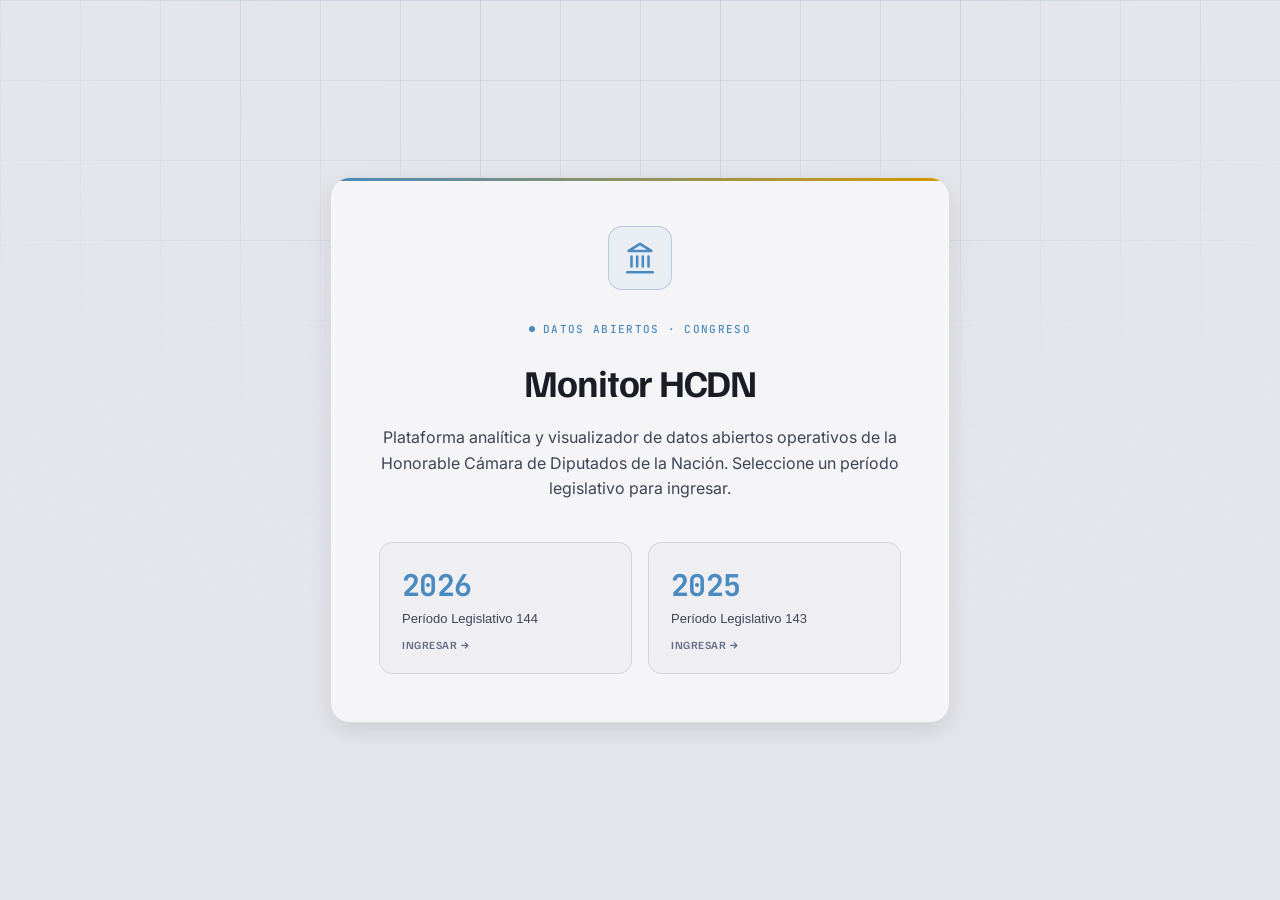
<file: index.html>
<!DOCTYPE html>
<html lang="es">
<head>
  <meta charset="UTF-8">
  <meta name="viewport" content="width=device-width, initial-scale=1.0, maximum-scale=1.0, user-scalable=no">
  <meta name="theme-color" content="#06090F">
  <script>
    (function(){
      try {
        var t = localStorage.getItem('hcdn_theme');
        if (!t) t = window.matchMedia('(prefers-color-scheme: light)').matches ? 'light' : 'dark';
        document.documentElement.setAttribute('data-theme', t);
      } catch(e) { document.documentElement.setAttribute('data-theme','dark'); }
    })();
  </script>
  <title>Monitor HCDN — Datos abiertos del Congreso</title>
  <meta name="description" content="Plataforma analítica y visualizador de datos abiertos de la Honorable Cámara de Diputados de la Nación Argentina: proyectos, comisiones y bloques.">
  <link rel="canonical" href="https://hcdn.openarg.org/">

  <!-- Open Graph / Social -->
  <meta property="og:type" content="website">
  <meta property="og:site_name" content="Monitor HCDN">
  <meta property="og:locale" content="es_AR">
  <meta property="og:url" content="https://hcdn.openarg.org/">
  <meta property="og:title" content="Monitor HCDN — Datos abiertos del Congreso">
  <meta property="og:description" content="Seguimiento y análisis de proyectos parlamentarios, comisiones y bloques de la Cámara de Diputados de la Nación. Datos abiertos, en tiempo real.">
  <meta property="og:image" content="https://hcdn.openarg.org/assets/og.png">
  <meta property="og:image:width" content="1200">
  <meta property="og:image:height" content="630">
  <meta property="og:image:alt" content="Monitor HCDN — Cámara de Diputados de la Nación Argentina">
  <meta name="twitter:card" content="summary_large_image">
  <meta name="twitter:title" content="Monitor HCDN — Datos abiertos del Congreso">
  <meta name="twitter:description" content="Análisis de proyectos, comisiones y bloques de la Cámara de Diputados de la Nación. Datos abiertos, en tiempo real.">
  <meta name="twitter:image" content="https://hcdn.openarg.org/assets/og.png">

  <link rel="stylesheet" href="css/styles.css">
  <style>
    body {
      background-color: var(--bg-primary);
      display: flex;
      flex-direction: column;
      min-height: 100vh;
      align-items: center;
      justify-content: center;
      padding: 20px;
    }

    .landing-card {
      background: var(--bg-surface);
      border: 1px solid var(--border-default);
      border-radius: var(--radius-xl);
      padding: 48px;
      max-width: 620px;
      width: 100%;
      text-align: center;
      box-shadow: var(--shadow-lg);
      animation: fadeIn 0.6s cubic-bezier(0.16, 1, 0.3, 1);
      position: relative;
      overflow: hidden;
    }

    .landing-card::before {
      content: '';
      position: absolute; top: 0; left: 0; right: 0;
      height: 3px;
      background: linear-gradient(90deg, var(--celeste), var(--sol));
    }

    .landing-logo {
      width: 64px; height: 64px;
      margin: 0 auto 24px;
      display: flex; align-items: center; justify-content: center;
      border-radius: var(--radius-lg);
      background: rgba(116,172,223,0.10);
      border: 1px solid var(--border-hover);
      color: var(--celeste);
    }
    .landing-logo svg { width: 34px; height: 34px; }

    .landing-eyebrow {
      display: inline-flex; align-items: center; gap: 8px;
      font-family: var(--font-mono);
      font-size: 11px; font-weight: 500;
      letter-spacing: 0.12em; text-transform: uppercase;
      color: var(--celeste);
      margin-bottom: 14px;
    }
    .landing-eyebrow::before {
      content: ''; width: 6px; height: 6px; border-radius: 50%;
      background: var(--celeste);
    }

    .landing-title {
      font-family: var(--font-display);
      font-size: 38px;
      font-weight: 700;
      color: var(--text-primary);
      margin-bottom: 12px;
      letter-spacing: -0.03em;
    }

    .landing-desc {
      color: var(--text-secondary);
      font-size: 16px;
      line-height: 1.6;
      margin-bottom: 40px;
    }

    .period-grid {
      display: grid;
      grid-template-columns: repeat(auto-fit, minmax(200px, 1fr));
      gap: 16px;
    }

    .period-btn {
      background: rgba(136,146,168,0.05);
      border: 1px solid var(--border-default);
      border-radius: var(--radius-lg);
      padding: 22px;
      cursor: pointer;
      transition: border-color 0.25s, background 0.2s, transform 0.2s, box-shadow 0.3s;
      text-align: left;
      display: flex;
      flex-direction: column;
      align-items: flex-start;
      gap: 6px;
      position: relative;
      overflow: hidden;
    }

    .period-btn::before {
      content: '';
      position: absolute; top: 0; left: 0; right: 0;
      height: 2px;
      background: linear-gradient(90deg, var(--celeste-muted), transparent);
      opacity: 0;
      transition: opacity 0.2s;
    }

    .period-btn:hover {
      border-color: var(--border-hover);
      background: rgba(116,172,223,0.06);
      transform: translateY(-2px);
      box-shadow: var(--shadow-md);
    }
    .period-btn:hover::before { opacity: 1; }

    .period-btn .year {
      font-size: 30px;
      font-weight: 700;
      color: var(--celeste);
      font-family: var(--font-mono);
      letter-spacing: -0.02em;
    }

    .period-btn .label {
      font-size: 13px;
      color: var(--text-secondary);
    }

    .period-btn .enter {
      margin-top: 6px;
      font-family: var(--font-display);
      font-size: 11px; font-weight: 600;
      text-transform: uppercase; letter-spacing: 0.5px;
      color: var(--text-muted);
      display: inline-flex; align-items: center; gap: 4px;
      transition: color 0.2s, gap 0.2s;
    }
    .period-btn:hover .enter { color: var(--celeste); gap: 8px; }

    @keyframes fadeIn {
      from { opacity: 0; transform: translateY(20px); }
      to { opacity: 1; transform: translateY(0); }
    }

    @media (max-width: 540px) {
      .landing-card { padding: 32px 22px; }
      .landing-title { font-size: 30px; }
    }
  </style>
</head>
<body>

  <div class="landing-card">
    <span class="landing-logo" role="img" aria-label="Monitor HCDN">
      <svg viewBox="0 0 24 24" fill="none" stroke="currentColor" stroke-width="1.8" stroke-linecap="round" stroke-linejoin="round" aria-hidden="true"><line x1="3" y1="22" x2="21" y2="22"/><line x1="6" y1="18" x2="6" y2="11"/><line x1="10" y1="18" x2="10" y2="11"/><line x1="14" y1="18" x2="14" y2="11"/><line x1="18" y1="18" x2="18" y2="11"/><polygon points="12 2 20 7 4 7"/></svg>
    </span>
    <span class="landing-eyebrow">Datos Abiertos · Congreso</span>
    <h1 class="landing-title">Monitor HCDN</h1>
    <p class="landing-desc">Plataforma analítica y visualizador de datos abiertos operativos de la Honorable Cámara de Diputados de la Nación. Seleccione un período legislativo para ingresar.</p>

    <div class="period-grid" id="landing-periods">
      <!-- Injected by JS -->
    </div>
  </div>

  <script src="js/data-loader.js"></script>
  <script>
    (async () => {
      // Load available periods from periods.json
      await DataLoader.init();
      const periods = DataLoader.periods || [];
      const grid = document.getElementById('landing-periods');

      if (periods.length === 0) {
        grid.innerHTML = '<p style="color:var(--text-secondary);grid-column:1/-1">No hay períodos disponibles en los datos.</p>';
        return;
      }

      // Sort descending (newest first)
      periods.sort((a, b) => b.year.localeCompare(a.year)).forEach(p => {
        const btn = document.createElement('button');
        btn.className = 'period-btn';
        btn.innerHTML = `
          <span class="year">${p.year}</span>
          <span class="label">Período Legislativo ${p.periodo}</span>
          <span class="enter">Ingresar →</span>
        `;
        btn.onclick = () => {
          DataLoader.setActivePeriod(p.year);
          window.location.href = 'dashboard.html';
        };
        grid.appendChild(btn);
      });
    })();
  </script>
</body>
</html>
</file>
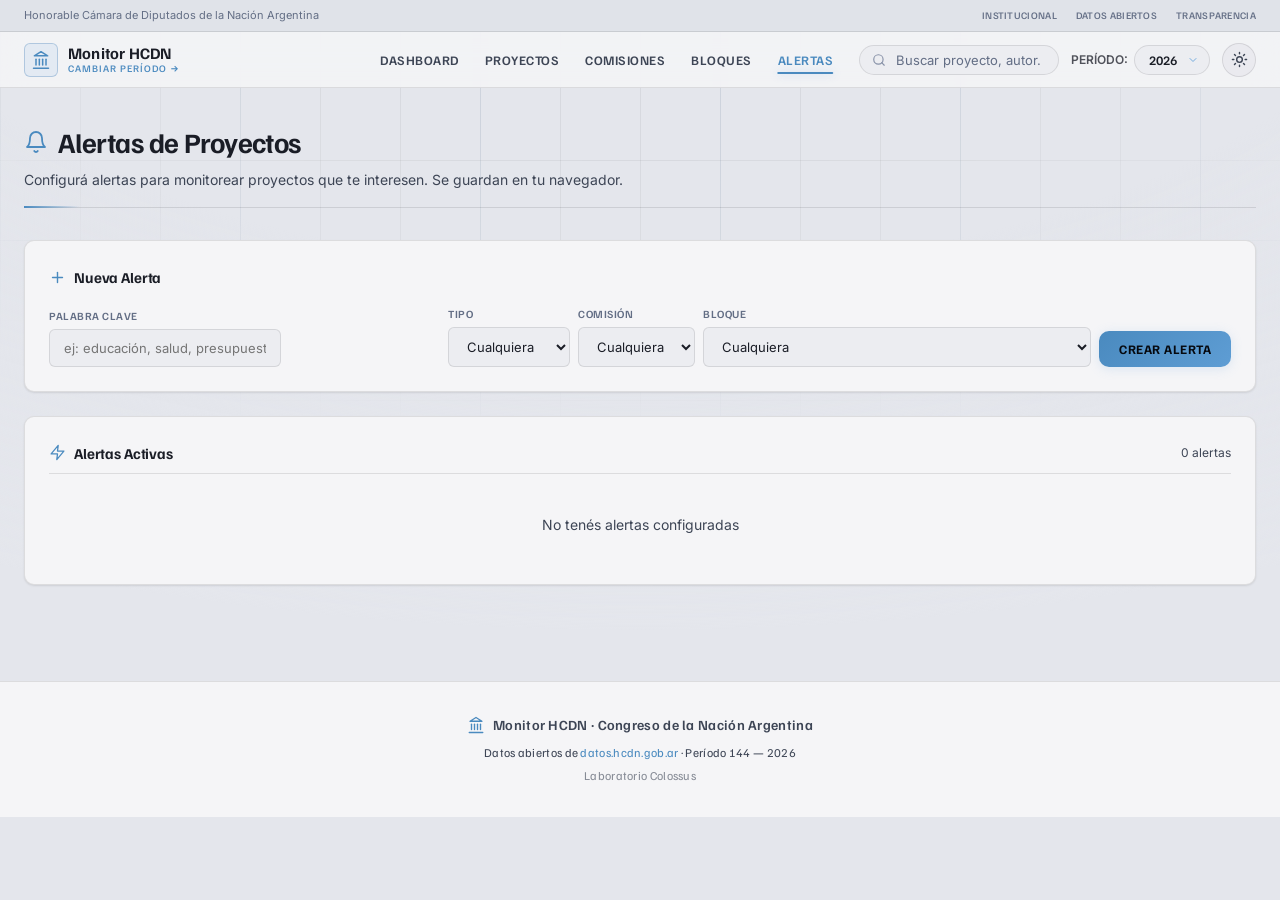
<file: alertas.html>
<!DOCTYPE html>
<html lang="es">
<head>
  <meta charset="UTF-8">
  <meta name="viewport" content="width=device-width, initial-scale=1.0, viewport-fit=cover">
  <meta http-equiv="X-UA-Compatible" content="IE=edge">
  <meta name="referrer" content="strict-origin-when-cross-origin">
  <meta name="format-detection" content="telephone=no">
  <meta name="theme-color" content="#06090F">
  <meta name="apple-mobile-web-app-capable" content="yes">
  <meta name="apple-mobile-web-app-status-bar-style" content="black-translucent">
  <link rel="manifest" href="manifest.json">
  <title>Alertas — Monitor HCDN</title>
  <meta name="description" content="Configurar alertas para recibir notificaciones de nuevos proyectos parlamentarios por palabra clave, tipo, comisión o bloque.">
  <link rel="canonical" href="https://hcdn.openarg.org/alertas">
  <meta property="og:type" content="website">
  <meta property="og:site_name" content="Monitor HCDN">
  <meta property="og:locale" content="es_AR">
  <meta property="og:url" content="https://hcdn.openarg.org/alertas">
  <meta property="og:title" content="Alertas de Proyectos — Monitor HCDN">
  <meta property="og:description" content="Configurá alertas para seguir nuevos proyectos de la Cámara de Diputados por palabra clave, tipo, comisión o bloque.">
  <meta property="og:image" content="https://hcdn.openarg.org/assets/og.png">
  <meta property="og:image:width" content="1200">
  <meta property="og:image:height" content="630">
  <meta property="og:image:alt" content="Monitor HCDN — Cámara de Diputados de la Nación Argentina">
  <meta name="twitter:card" content="summary_large_image">
  <meta name="twitter:title" content="Alertas de Proyectos — Monitor HCDN">
  <meta name="twitter:description" content="Seguí nuevos proyectos de la Cámara de Diputados por palabra clave, tipo, comisión o bloque.">
  <meta name="twitter:image" content="https://hcdn.openarg.org/assets/og.png">
  <script>
    (function(){
      try {
        var t = localStorage.getItem('hcdn_theme');
        if (!t) t = window.matchMedia('(prefers-color-scheme: light)').matches ? 'light' : 'dark';
        document.documentElement.setAttribute('data-theme', t);
      } catch(e) { document.documentElement.setAttribute('data-theme','dark'); }
    })();
  </script>
  <link rel="stylesheet" href="css/styles.css">
</head>
<body>
  <a href="#main-content" class="skip-link">Saltar al contenido</a>
  <div id="nav-container"></div>
  <main class="main" id="main-content">
    <div class="page-header">
      <h1 data-icon="bell">Alertas de Proyectos</h1>
      <p>Configurá alertas para monitorear proyectos que te interesen. Se guardan en tu navegador.</p>
    </div>

    <!-- Create Alert -->
    <div class="alert-config">
      <div class="card-title" data-icon="plus" style="margin-bottom:var(--sp-md)">Nueva Alerta</div>
      <div class="alert-form" id="alert-form">
        <div style="flex:1;min-width:200px">
          <label for="alert-keyword">Palabra clave</label>
          <input type="text" id="alert-keyword" placeholder="ej: educación, salud, presupuesto...">
        </div>
        <div>
          <label for="alert-tipo">Tipo</label>
          <select id="alert-tipo">
            <option value="">Cualquiera</option>
            <option value="LEY">Ley</option>
            <option value="RESOLUCION">Resolución</option>
            <option value="DECLARACION">Declaración</option>
            <option value="MENSAJE">Mensaje</option>
          </select>
        </div>
        <div>
          <label for="alert-comision">Comisión</label>
          <select id="alert-comision"><option value="">Cualquiera</option></select>
        </div>
        <div>
          <label for="alert-bloque">Bloque</label>
          <select id="alert-bloque"><option value="">Cualquiera</option></select>
        </div>
        <div>
          <label aria-hidden="true">&nbsp;</label>
          <button class="btn-primary" id="btn-add-alert">Crear Alerta</button>
        </div>
      </div>
    </div>

    <!-- Active Alerts -->
    <div class="card" style="margin-bottom:var(--sp-xl)">
      <div class="card-header">
        <div class="card-title" data-icon="zap">Alertas Activas</div>
        <div class="card-subtitle" id="alerts-count">—</div>
      </div>
      <div id="active-alerts">
        <div class="empty-state" style="padding:24px"><p>No tenés alertas configuradas</p></div>
      </div>
    </div>

    <!-- Matching Projects -->
    <div id="matching-section" style="display:none">
      <div style="display:flex;align-items:center;justify-content:space-between;margin-bottom:var(--sp-md)">
        <h2 class="section-title" data-icon="list">Proyectos que Coinciden</h2>
        <button class="btn-ghost btn-sm" id="btn-mark-seen">Marcar todos como vistos</button>
      </div>
      <div class="project-list" id="matching-projects"></div>
      <div class="pagination" id="matching-pagination"></div>
    </div>
  </main>
  <div id="footer-container"></div>

  <script src="js/data-loader.js"></script>
  <script src="js/app.js"></script>
  <script>
    const MATCH_PAGE_SIZE = 30;
    let matchPage = 1;
    let matchedProjects = [];

    async function populateDropdowns() {
      const [comisiones, bloques] = await Promise.all([
        DataLoader.loadComisiones(),
        DataLoader.loadBloques()
      ]);
      if (comisiones) {
        const sel = document.getElementById('alert-comision');
        comisiones.filter(c => c.proyectos > 0).forEach(c => {
          const opt = document.createElement('option');
          opt.value = c.nombre;
          opt.textContent = App.titleCase(c.nombre);
          sel.appendChild(opt);
        });
      }
      if (bloques) {
        const sel = document.getElementById('alert-bloque');
        bloques.forEach(b => {
          const opt = document.createElement('option');
          opt.value = b.nombre;
          opt.textContent = b.nombre;
          sel.appendChild(opt);
        });
      }
    }

    function renderAlerts() {
      const alerts = App.getAlerts();
      document.getElementById('alerts-count').textContent = `${alerts.length} alerta${alerts.length !== 1 ? 's' : ''}`;

      if (alerts.length === 0) {
        document.getElementById('active-alerts').innerHTML =
          '<div class="empty-state" style="padding:24px"><p>No tenés alertas configuradas</p></div>';
        document.getElementById('matching-section').style.display = 'none';
        return;
      }

      document.getElementById('active-alerts').innerHTML = `
        <div class="alert-tags">
          ${alerts.map((a, i) => {
            const parts = [];
            if (a.keyword) parts.push(`"${a.keyword}"`);
            if (a.tipo) parts.push(a.tipo);
            if (a.comision) parts.push(App.titleCase(a.comision));
            if (a.bloque) parts.push(a.bloque);
            return `<div class="alert-tag">
              ${parts.join(' · ')}
              <span class="remove" onclick="removeAlert(${i})">✕</span>
            </div>`;
          }).join('')}
        </div>
      `;

      findMatches();
    }

    async function findMatches() {
      const alerts = App.getAlerts();
      if (alerts.length === 0) return;

      const proyectos = await DataLoader.loadProyectos();
      if (!proyectos) return;

      matchedProjects = proyectos.filter(p => {
        for (const a of alerts) {
          if (App.projectMatchesAlert(p, a)) return true;
        }
        return false;
      });

      const section = document.getElementById('matching-section');
      if (matchedProjects.length === 0) {
        section.style.display = 'block';
        document.getElementById('matching-projects').innerHTML =
          '<div class="empty-state" style="padding:24px"><p>Ningún proyecto coincide con tus alertas</p></div>';
        document.getElementById('matching-pagination').innerHTML = '';
        return;
      }

      section.style.display = 'block';
      matchPage = 1;
      renderMatchPage();
    }

    function renderMatchPage() {
      const total = matchedProjects.length;
      const totalPages = Math.ceil(total / MATCH_PAGE_SIZE);
      const start = (matchPage - 1) * MATCH_PAGE_SIZE;
      const page = matchedProjects.slice(start, start + MATCH_PAGE_SIZE);

      const lastSeen = App.getLastSeen();

      document.getElementById('matching-projects').innerHTML = page.map(p => {
        const isNew = p.fecha > lastSeen;
        return `
        <div class="project-item" onclick="App.goToProject('${p.id}')" style="${isNew ? 'box-shadow:inset 3px 0 0 var(--celeste);' : ''}">
          <span class="badge ${App.badgeClass(p.tipo)}">${p.tipo}</span>
          <div>
            <div class="project-title">
              ${isNew ? '<span style="color:var(--celeste);font-size:10px;font-weight:700;margin-right:6px">NUEVO</span>' : ''}
              ${p.t}
            </div>
            <div class="project-meta">
              <span>${App.icon('user')} ${App.titleCase(p.autor)}</span>
              ${p.com ? `<span>${App.icon('folder')} ${App.titleCase(p.com)}</span>` : ''}
            </div>
          </div>
          <div class="project-date">${App.formatDate(p.fecha)}</div>
        </div>`;
      }).join('');

      // Pagination
      let html = `<span class="page-info">${App.formatNum(total)} proyectos coinciden</span>`;
      if (totalPages > 1) {
        html += `<button ${matchPage <= 1 ? 'disabled' : ''} onclick="matchGoPage(${matchPage - 1})">←</button>`;
        html += `<span class="page-info">${matchPage} / ${totalPages}</span>`;
        html += `<button ${matchPage >= totalPages ? 'disabled' : ''} onclick="matchGoPage(${matchPage + 1})">→</button>`;
      }
      document.getElementById('matching-pagination').innerHTML = html;
    }

    function matchGoPage(p) {
      matchPage = p;
      renderMatchPage();
    }

    function addAlert() {
      const keyword = document.getElementById('alert-keyword').value.trim();
      const tipo = document.getElementById('alert-tipo').value;
      const comision = document.getElementById('alert-comision').value;
      const bloque = document.getElementById('alert-bloque').value;

      if (!keyword && !tipo && !comision && !bloque) {
        alert('Especificá al menos un criterio para la alerta.');
        return;
      }

      const alerts = App.getAlerts();
      const newAlert = {};
      if (keyword) newAlert.keyword = keyword;
      if (tipo) newAlert.tipo = tipo;
      if (comision) newAlert.comision = comision;
      if (bloque) newAlert.bloque = bloque;
      alerts.push(newAlert);
      App.saveAlerts(alerts);

      // Clear form
      document.getElementById('alert-keyword').value = '';
      document.getElementById('alert-tipo').value = '';
      document.getElementById('alert-comision').value = '';
      document.getElementById('alert-bloque').value = '';

      renderAlerts();
      App.updateAlertBadge();
    }

    function removeAlert(idx) {
      const alerts = App.getAlerts();
      alerts.splice(idx, 1);
      App.saveAlerts(alerts);
      renderAlerts();
      App.updateAlertBadge();
    }

    document.getElementById('btn-add-alert').addEventListener('click', addAlert);
    document.getElementById('btn-mark-seen').addEventListener('click', () => {
      const now = new Date().toISOString().substring(0, 10);
      App.setLastSeen(now);
      renderAlerts();
      App.updateAlertBadge();
    });

    // Allow entering with enter key
    document.getElementById('alert-keyword').addEventListener('keydown', e => {
      if (e.key === 'Enter') addAlert();
    });

    // Init
    (async () => {
      await App.initGlobals();
      await populateDropdowns();
      renderAlerts();
    })();
  </script>
</body>
</html>
</file>
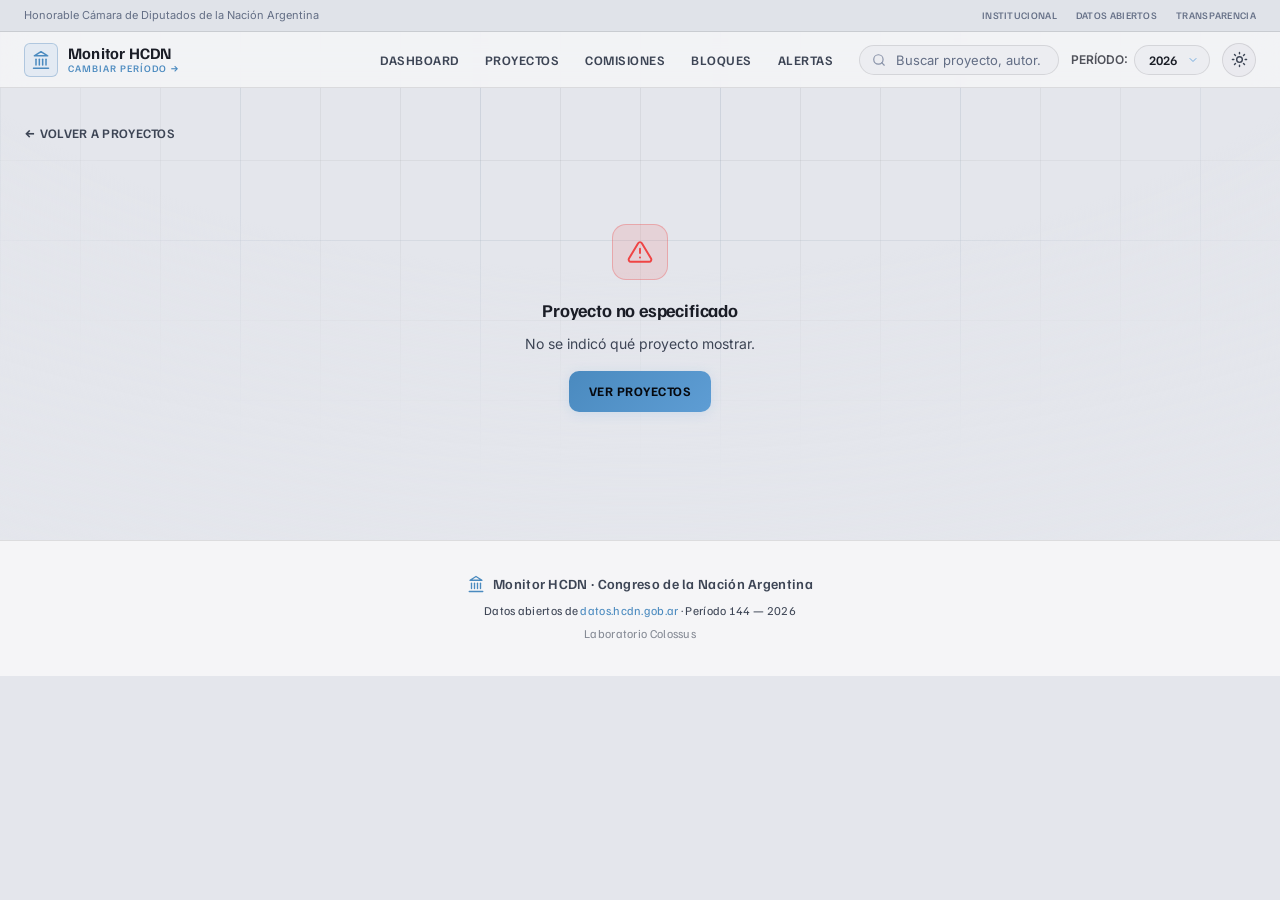
<file: proyecto-detalle.html>
<!DOCTYPE html>
<html lang="es">
<head>
  <meta charset="UTF-8">
  <meta name="viewport" content="width=device-width, initial-scale=1.0, viewport-fit=cover">
  <meta http-equiv="X-UA-Compatible" content="IE=edge">
  <meta name="referrer" content="strict-origin-when-cross-origin">
  <meta name="format-detection" content="telephone=no">
  <meta name="theme-color" content="#06090F">
  <meta name="apple-mobile-web-app-capable" content="yes">
  <meta name="apple-mobile-web-app-status-bar-style" content="black-translucent">
  <link rel="manifest" href="manifest.json">
  <title>Detalle de Proyecto — Monitor HCDN</title>
  <meta name="description" content="Detalle completo de proyecto parlamentario: timeline de movimientos, comisiones asignadas y estado actual.">
  <link rel="canonical" href="https://hcdn.openarg.org/proyecto-detalle">
  <meta property="og:type" content="article">
  <meta property="og:site_name" content="Monitor HCDN">
  <meta property="og:locale" content="es_AR">
  <meta property="og:url" content="https://hcdn.openarg.org/proyecto-detalle">
  <meta property="og:title" content="Detalle de Proyecto — Monitor HCDN">
  <meta property="og:description" content="Ficha completa de un proyecto parlamentario: autor, bloque, comisiones asignadas, estado y timeline de movimientos.">
  <meta property="og:image" content="https://hcdn.openarg.org/assets/og.png">
  <meta property="og:image:width" content="1200">
  <meta property="og:image:height" content="630">
  <meta property="og:image:alt" content="Monitor HCDN — Cámara de Diputados de la Nación Argentina">
  <meta name="twitter:card" content="summary_large_image">
  <meta name="twitter:title" content="Detalle de Proyecto — Monitor HCDN">
  <meta name="twitter:description" content="Ficha completa de un proyecto parlamentario: autor, comisiones, estado y movimientos.">
  <meta name="twitter:image" content="https://hcdn.openarg.org/assets/og.png">
  <script>
    (function(){
      try {
        var t = localStorage.getItem('hcdn_theme');
        if (!t) t = window.matchMedia('(prefers-color-scheme: light)').matches ? 'light' : 'dark';
        document.documentElement.setAttribute('data-theme', t);
      } catch(e) { document.documentElement.setAttribute('data-theme','dark'); }
    })();
  </script>
  <link rel="stylesheet" href="css/styles.css">
</head>
<body>
  <a href="#main-content" class="skip-link">Saltar al contenido</a>
  <div id="nav-container"></div>
  <main class="main" id="main-content">
    <a href="proyectos.html" class="back-link">← Volver a proyectos</a>

    <div id="detail-content">
      <div class="loading"><div class="loading-spinner"></div> Cargando proyecto...</div>
    </div>
  </main>
  <div id="footer-container"></div>

  <script src="js/data-loader.js"></script>
  <script src="js/app.js"></script>
  <script>
    (async () => {
      await App.initGlobals();

      const id = App.getParam('id');
      if (!id) {
        App.emptyState('#detail-content', { icon: 'error', isError: true, title: 'Proyecto no especificado', message: 'No se indicó qué proyecto mostrar.', actionLabel: 'Ver proyectos', actionHref: 'proyectos.html' });
        return;
      }

      const [proyectos, detalles] = await Promise.all([
        DataLoader.loadProyectos(),
        DataLoader.loadDetalles()
      ]);

      if (!proyectos) {
        App.emptyState('#detail-content', { icon: 'error', isError: true, title: 'No se pudieron cargar los datos', message: `No encontramos datos para el período ${DataLoader.getActivePeriod()}.`, actionLabel: 'Cambiar período', actionHref: 'index.html' });
        return;
      }
      const proj = proyectos.find(p => p.id === id);
      if (!proj) {
        App.emptyState('#detail-content', { icon: 'search', title: 'Proyecto no encontrado', message: `No existe un proyecto con el identificador ${id} en este período.`, actionLabel: 'Ver proyectos', actionHref: 'proyectos.html' });
        return;
      }

      document.title = `${proj.exp || proj.id} — Monitor HCDN`;

      const detail = detalles ? detalles[id] : null;
      const giros = detail ? detail.giros.sort((a, b) => (a.orden || 0) - (b.orden || 0)) : [];
      const movimientos = detail ? detail.movimientos : [];

      // Build HCDN link
      const hcdnLink = proj.exp 
        ? `https://www.hcdn.gob.ar/proyectos/proyecto.jsp?exp=${proj.exp.replace(/-/g, '-')}`
        : '';

      let html = `
        <div class="detail-header">
          <div style="display:flex;align-items:center;gap:12px;margin-bottom:16px;flex-wrap:wrap">
            <span class="badge ${App.badgeClass(proj.tipo)}" style="font-size:13px;padding:5px 14px">${proj.tipo}</span>
            <span style="font-size:13px;color:var(--text-muted);font-family:var(--font-mono)">${proj.exp || proj.id}</span>
            <span class="badge" style="background:rgba(52,211,153,0.12);color:var(--success);font-size:11px">${proj.estado || 'EN TRÁMITE'}</span>
          </div>
          <h1>${proj.t}</h1>
          <div class="detail-meta">
            <div class="detail-meta-item">
              <div class="detail-meta-label">Autor/a</div>
              <div class="detail-meta-value">
                <a href="proyectos.html?autor=${encodeURIComponent(proj.autor)}">${App.titleCase(proj.autor)}</a>
              </div>
            </div>
            ${proj.bloque ? `
            <div class="detail-meta-item">
              <div class="detail-meta-label">Bloque</div>
              <div class="detail-meta-value">
                <a href="bloques.html?bloque=${encodeURIComponent(proj.bloque)}">${proj.bloque}</a>
              </div>
            </div>` : ''}
            <div class="detail-meta-item">
              <div class="detail-meta-label">Fecha de Publicación</div>
              <div class="detail-meta-value">${App.formatDate(proj.fecha)}</div>
            </div>
            <div class="detail-meta-item">
              <div class="detail-meta-label">Cámara de Origen</div>
              <div class="detail-meta-value">${proj.cam || 'Diputados'}</div>
            </div>
            ${hcdnLink ? `
            <div class="detail-meta-item">
              <div class="detail-meta-label">Ver en HCDN</div>
              <div class="detail-meta-value">
                <a href="${hcdnLink}" target="_blank" rel="noopener">Expediente oficial ↗</a>
              </div>
            </div>` : ''}
          </div>
        </div>

        <div class="grid-2">
          <!-- Comisiones giradas -->
          <div class="card">
            <div class="card-header">
              <div class="card-title">${App.icon('folder')} Comisiones Asignadas</div>
              <div class="card-subtitle">${giros.length} comision${giros.length !== 1 ? 'es' : ''}</div>
            </div>
            ${giros.length > 0 ? `
            <div class="com-chips">
              ${giros.map(g => `
                <a href="comisiones.html?com=${encodeURIComponent(g.comision)}" class="com-chip" style="text-decoration:none">
                  <span class="order">${g.orden || '—'}</span>
                  ${App.titleCase(g.comision)}
                </a>
              `).join('')}
            </div>` : '<div class="empty-state" style="padding:24px"><p>Sin giros registrados</p></div>'}
          </div>

          <!-- Timeline de movimientos -->
          <div class="card">
            <div class="card-header">
              <div class="card-title">${App.icon('list')} Movimientos</div>
              <div class="card-subtitle">${movimientos.length} registro${movimientos.length !== 1 ? 's' : ''}</div>
            </div>
            ${movimientos.length > 0 ? `
            <div class="timeline">
              ${movimientos.map(m => `
                <div class="timeline-item">
                  <div class="timeline-date">${m.fecha ? App.formatDate(m.fecha.substring(0, 10)) : 'Sin fecha'}</div>
                  <div class="timeline-text">${m.movimiento}</div>
                </div>
              `).join('')}
            </div>` : '<div class="empty-state" style="padding:24px"><p>Sin movimientos registrados</p></div>'}
          </div>
        </div>
      `;

      document.getElementById('detail-content').innerHTML = html;
    })();
  </script>
</body>
</html>
</file>
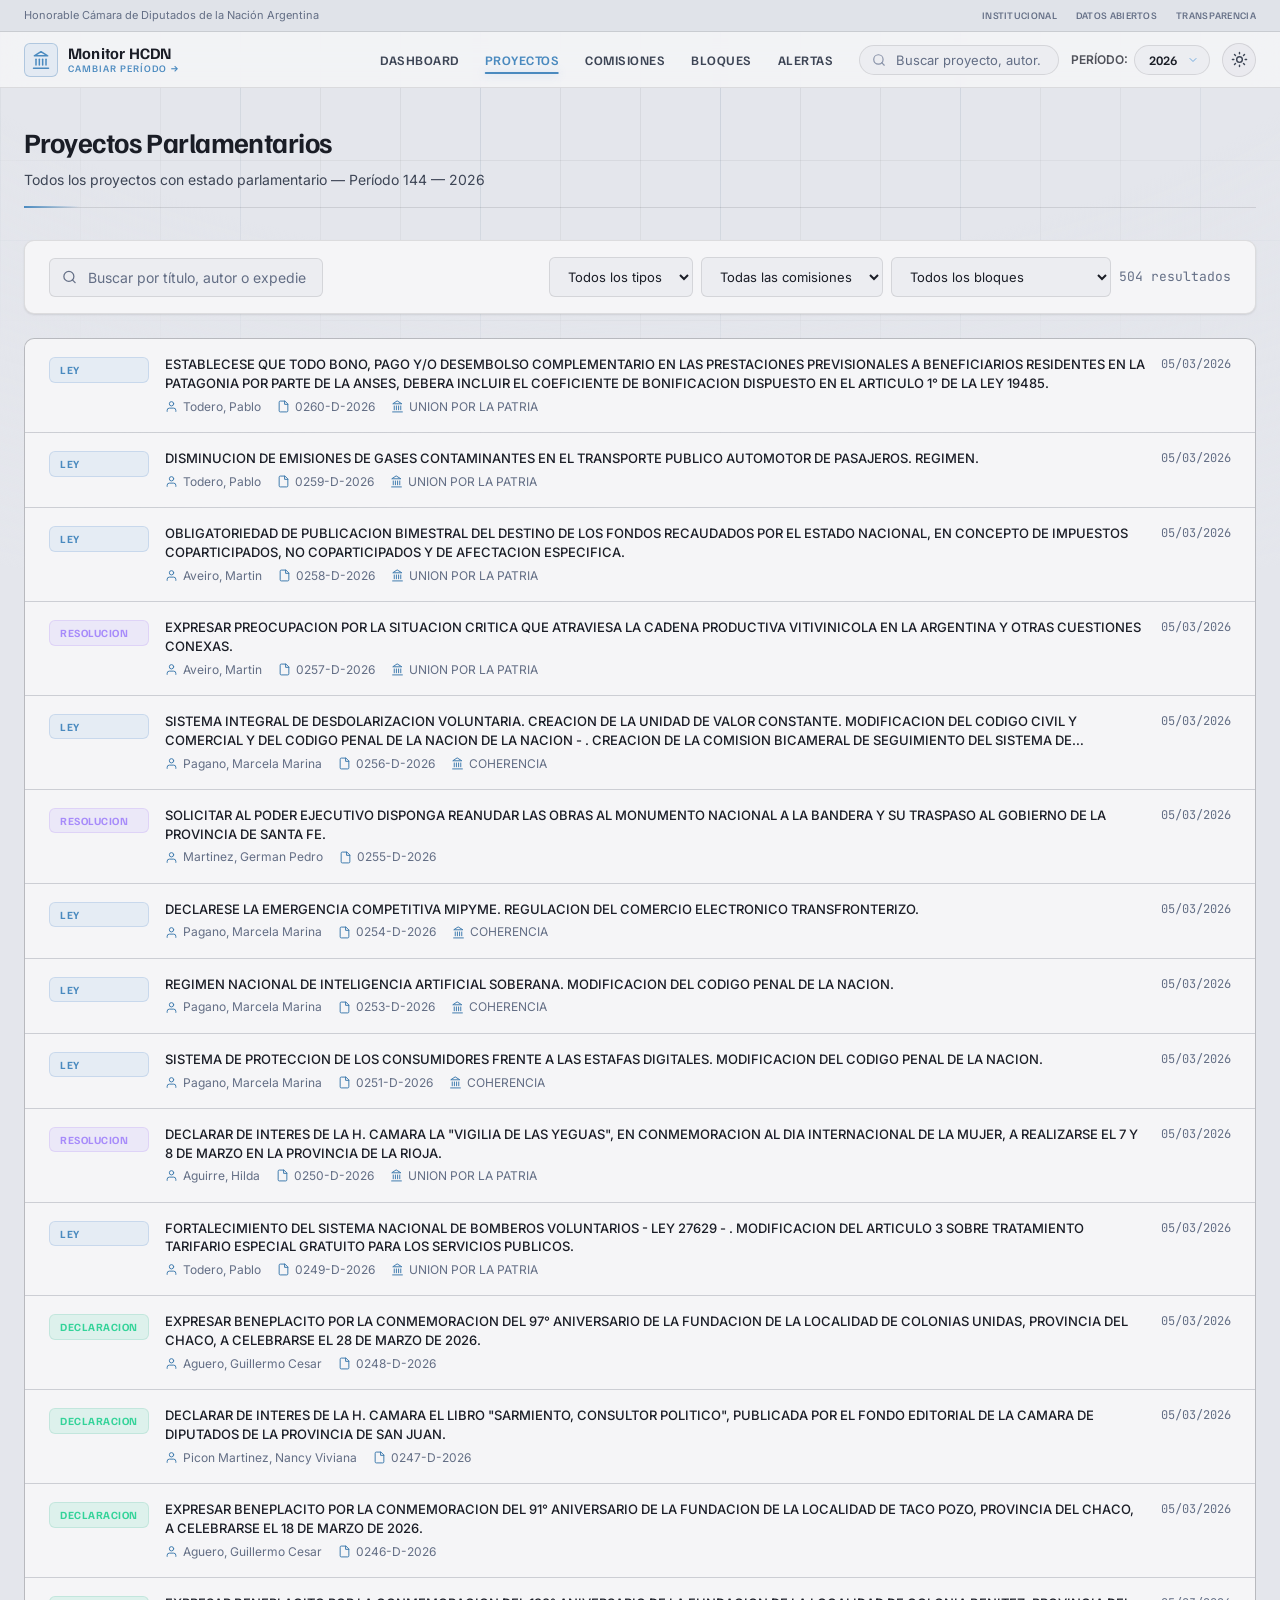
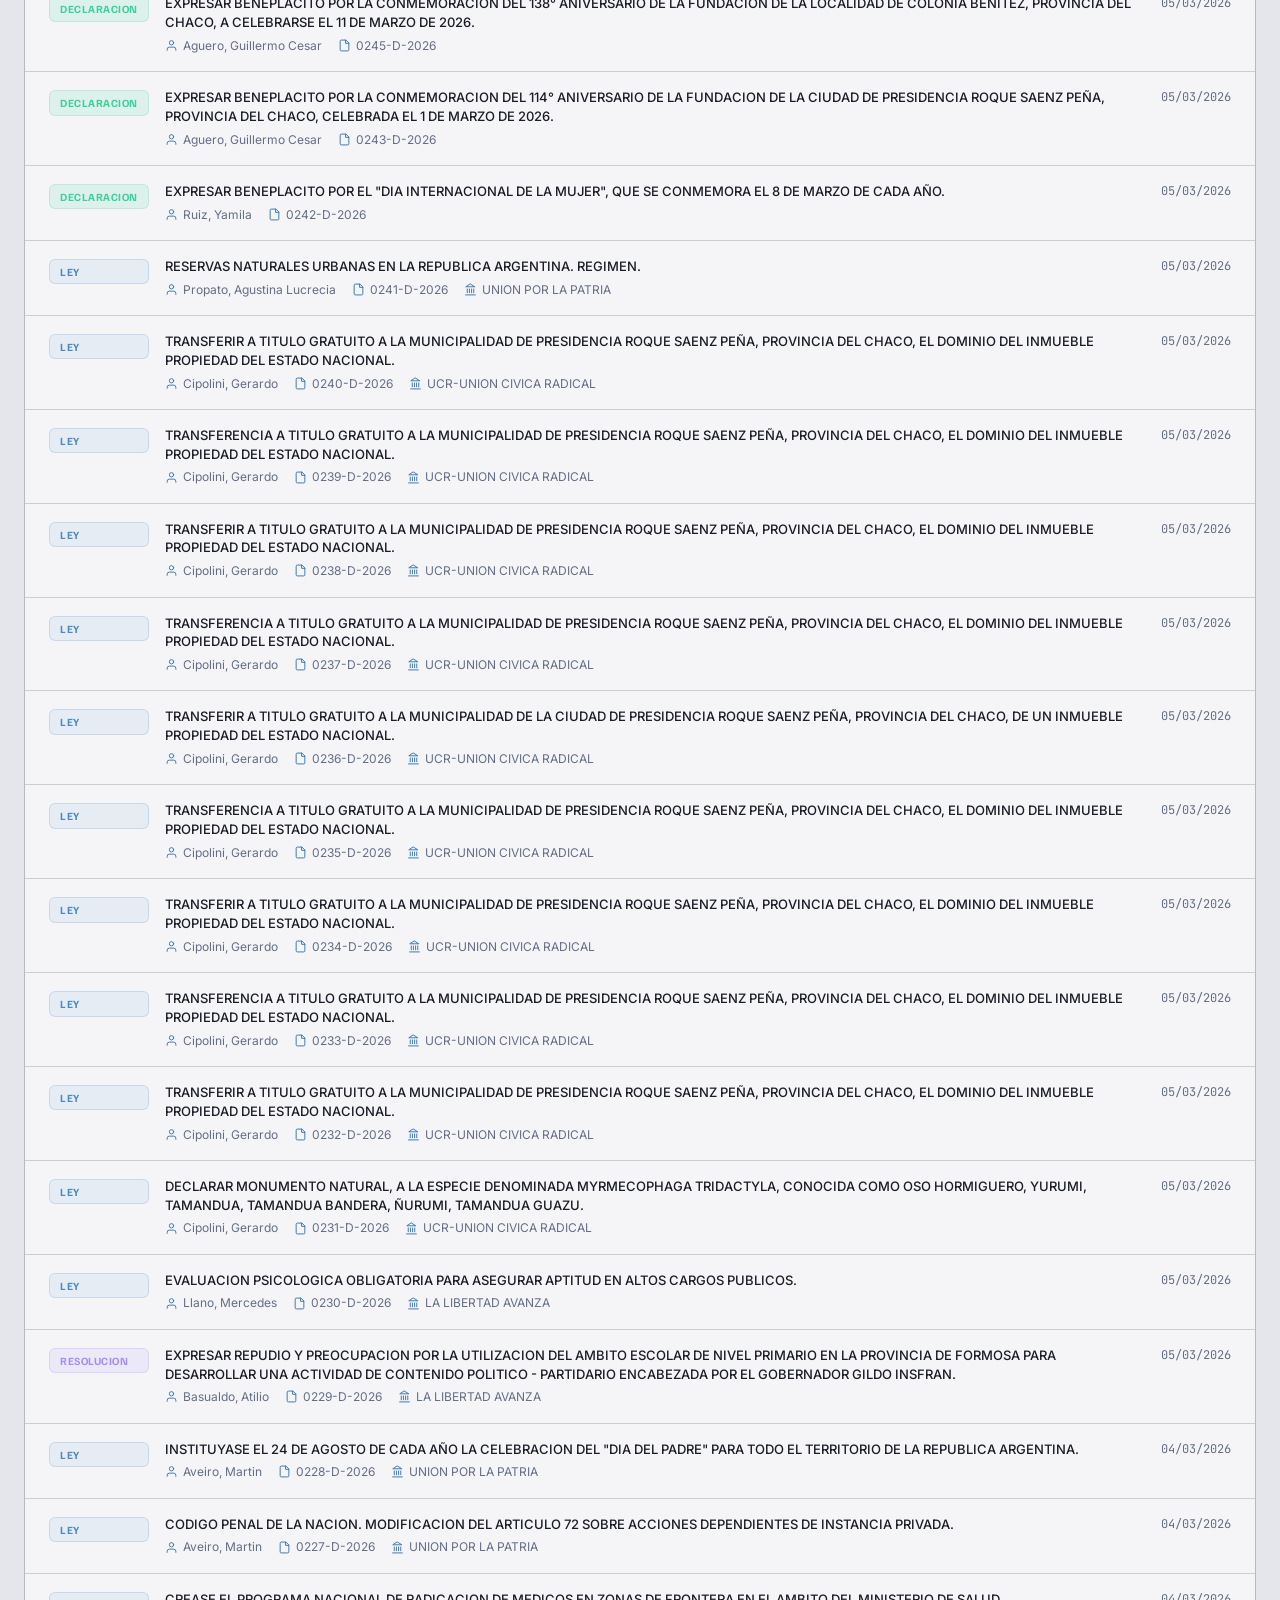
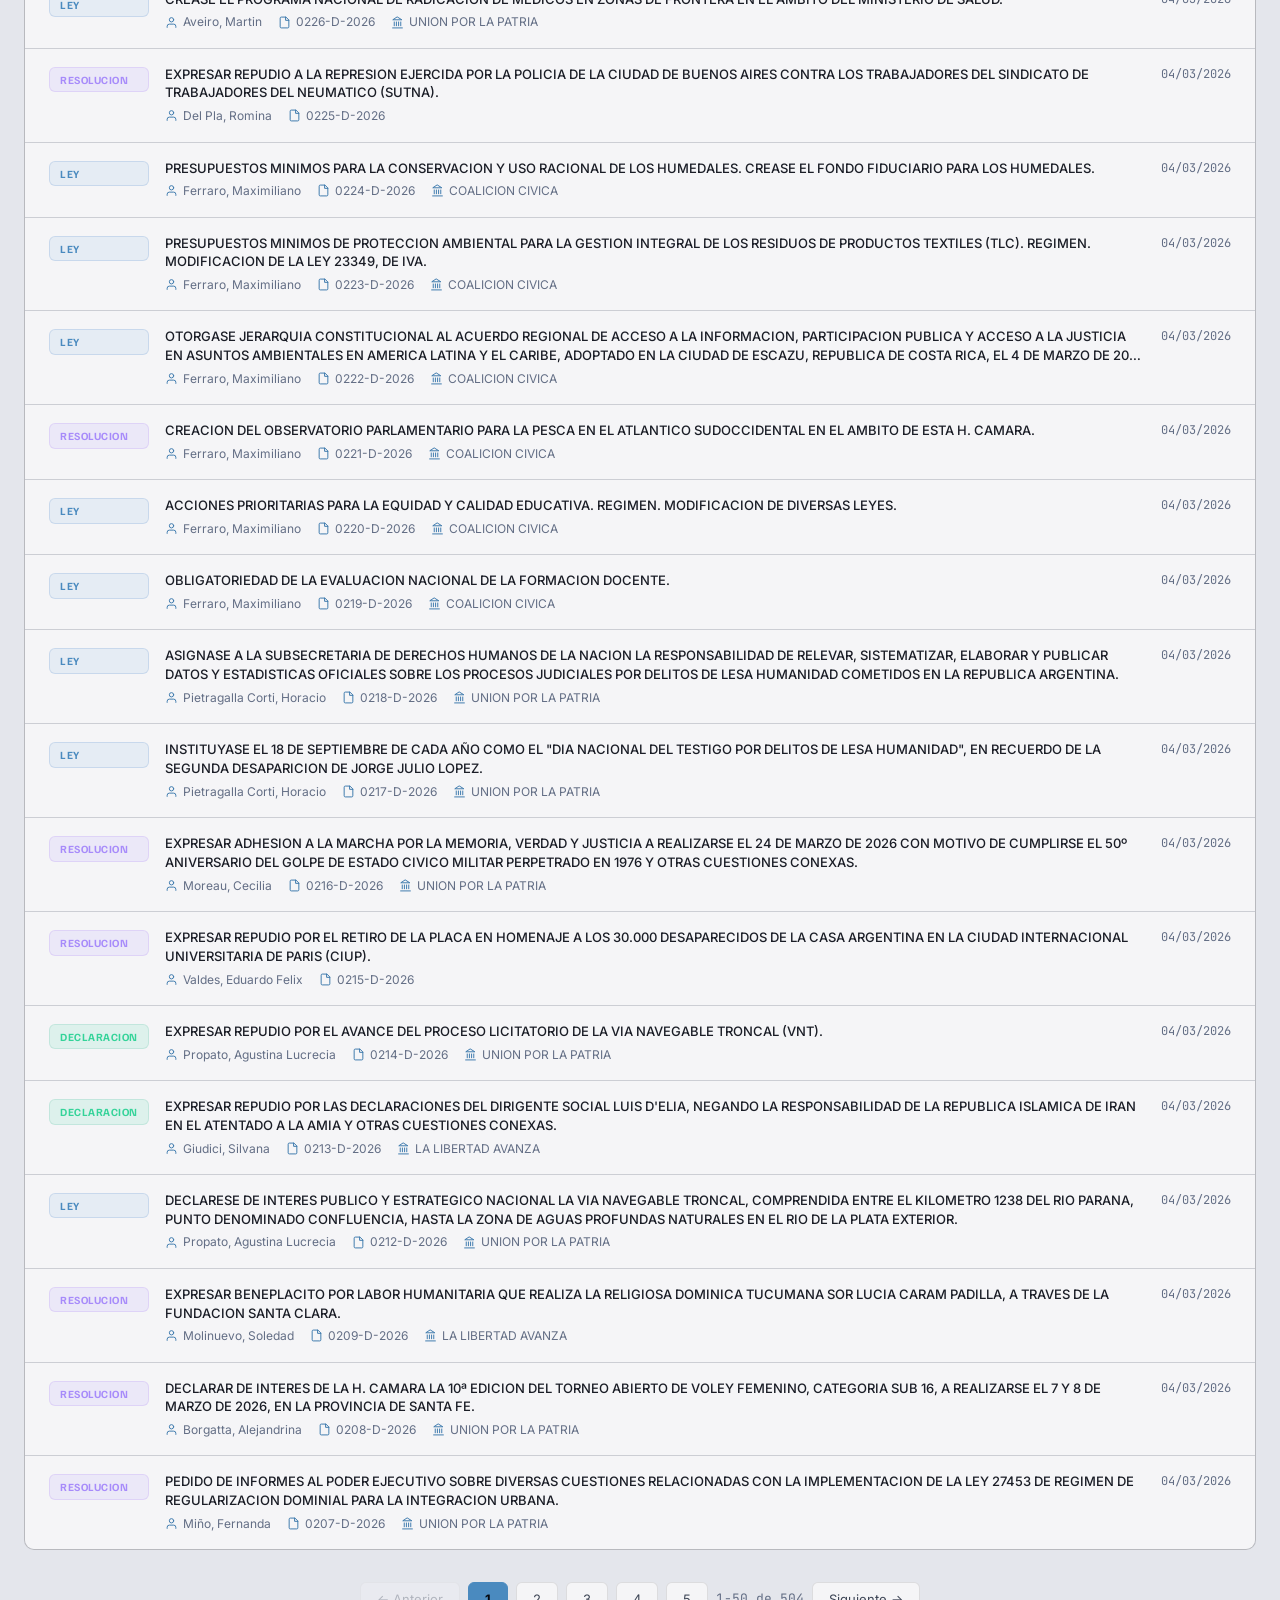
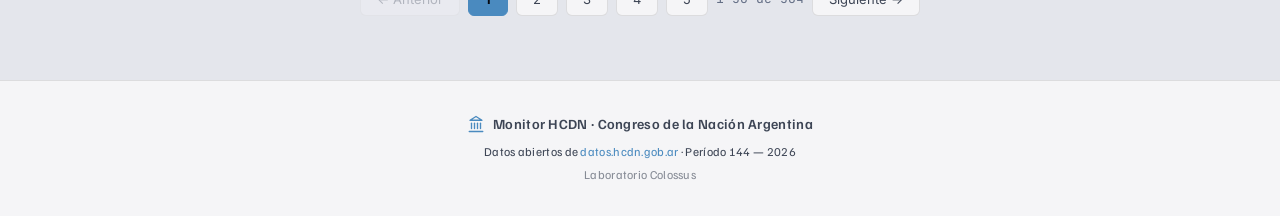
<file: proyectos.html>
<!DOCTYPE html>
<html lang="es">
<head>
  <meta charset="UTF-8">
  <meta name="viewport" content="width=device-width, initial-scale=1.0, viewport-fit=cover">
  <meta http-equiv="X-UA-Compatible" content="IE=edge">
  <meta name="referrer" content="strict-origin-when-cross-origin">
  <meta name="format-detection" content="telephone=no">
  <meta name="theme-color" content="#06090F">
  <meta name="apple-mobile-web-app-capable" content="yes">
  <meta name="apple-mobile-web-app-status-bar-style" content="black-translucent">
  <link rel="manifest" href="manifest.json">
  <title>Proyectos — Monitor HCDN</title>
  <meta name="description" content="Explorar todos los proyectos parlamentarios de la Cámara de Diputados. Filtrar por tipo, comisión, bloque y buscar por título o autor.">
  <link rel="canonical" href="https://hcdn.openarg.org/proyectos">
  <meta property="og:type" content="website">
  <meta property="og:site_name" content="Monitor HCDN">
  <meta property="og:locale" content="es_AR">
  <meta property="og:url" content="https://hcdn.openarg.org/proyectos">
  <meta property="og:title" content="Proyectos Parlamentarios — Monitor HCDN">
  <meta property="og:description" content="Buscá y filtrá todos los proyectos con estado parlamentario de la Cámara de Diputados por tipo, comisión, bloque, autor o palabra clave.">
  <meta property="og:image" content="https://hcdn.openarg.org/assets/og.png">
  <meta property="og:image:width" content="1200">
  <meta property="og:image:height" content="630">
  <meta property="og:image:alt" content="Monitor HCDN — Cámara de Diputados de la Nación Argentina">
  <meta name="twitter:card" content="summary_large_image">
  <meta name="twitter:title" content="Proyectos Parlamentarios — Monitor HCDN">
  <meta name="twitter:description" content="Buscá y filtrá todos los proyectos de la Cámara de Diputados por tipo, comisión, bloque o autor.">
  <meta name="twitter:image" content="https://hcdn.openarg.org/assets/og.png">
  <script>
    (function(){
      try {
        var t = localStorage.getItem('hcdn_theme');
        if (!t) t = window.matchMedia('(prefers-color-scheme: light)').matches ? 'light' : 'dark';
        document.documentElement.setAttribute('data-theme', t);
      } catch(e) { document.documentElement.setAttribute('data-theme','dark'); }
    })();
  </script>
  <link rel="stylesheet" href="css/styles.css">
</head>
<body>
  <a href="#main-content" class="skip-link">Saltar al contenido</a>
  <div id="nav-container"></div>
  <main class="main" id="main-content">
    <div class="page-header">
      <h1>Proyectos Parlamentarios</h1>
      <p>Todos los proyectos con estado parlamentario — <span id="header-period-label">Período Seleccionado</span></p>
    </div>

    <div class="filters-bar" id="filters">
      <div class="search-wrapper">
        <input type="text" class="search-input" id="search" placeholder="Buscar por título, autor o expediente..." autocomplete="off">
      </div>
      <select class="filter-select" id="filter-tipo">
        <option value="">Todos los tipos</option>
        <option value="LEY">Ley</option>
        <option value="RESOLUCION">Resolución</option>
        <option value="DECLARACION">Declaración</option>
        <option value="MENSAJE">Mensaje</option>
        <option value="MENSAJE Y PROYECTO DE LEY">Mensaje y PL</option>
      </select>
      <select class="filter-select" id="filter-comision"><option value="">Todas las comisiones</option></select>
      <select class="filter-select" id="filter-bloque"><option value="">Todos los bloques</option></select>
      <div class="filter-count" id="result-count">—</div>
    </div>

    <div class="project-list" id="project-list">
      <div class="loading"><div class="loading-spinner"></div> Cargando proyectos...</div>
    </div>

    <div class="pagination" id="pagination"></div>
  </main>
  <div id="footer-container"></div>

  <script src="js/data-loader.js"></script>
  <script src="js/app.js"></script>
  <script>
    const PAGE_SIZE = 50;
    let allProyectos = [];
    let filtered = [];
    let currentPage = 1;

    // Populate filter dropdowns
    async function initFilters() {
      const comisiones = await DataLoader.loadComisiones();
      const bloques = await DataLoader.loadBloques();
      
      if (comisiones) {
        const sel = document.getElementById('filter-comision');
        comisiones.filter(c => c.proyectos > 0).forEach(c => {
          const opt = document.createElement('option');
          opt.value = c.nombre;
          opt.textContent = `${App.titleCase(c.nombre)} (${c.proyectos})`;
          sel.appendChild(opt);
        });
      }

      if (bloques) {
        const sel = document.getElementById('filter-bloque');
        bloques.filter(b => b.proyectos > 0).forEach(b => {
          const opt = document.createElement('option');
          opt.value = b.nombre;
          opt.textContent = `${b.nombre} (${b.proyectos})`;
          sel.appendChild(opt);
        });
      }
    }

    function applyFilters() {
      const q = document.getElementById('search').value.toLowerCase().trim();
      const tipo = document.getElementById('filter-tipo').value;
      const com = document.getElementById('filter-comision').value;
      const bloque = document.getElementById('filter-bloque').value;

      filtered = allProyectos.filter(p => {
        if (tipo && p.tipo !== tipo) return false;
        if (com && p.com !== com) return false;
        if (bloque && p.bloque !== bloque) return false;
        if (q) {
          const haystack = `${p.t} ${p.autor} ${p.exp}`.toLowerCase();
          const words = q.split(/\s+/);
          if (!words.every(w => haystack.includes(w))) return false;
        }
        return true;
      });

      currentPage = 1;
      renderList();
    }

    function renderList() {
      const total = filtered.length;
      const totalPages = Math.ceil(total / PAGE_SIZE);
      const start = (currentPage - 1) * PAGE_SIZE;
      const page = filtered.slice(start, start + PAGE_SIZE);

      document.getElementById('result-count').textContent = `${App.formatNum(total)} resultados`;

      if (total === 0) {
        App.emptyState('#project-list', {
          icon: 'search',
          title: 'Sin resultados',
          message: 'No se encontraron proyectos con esos filtros. Probá ampliar la búsqueda o quitar algún filtro.'
        });
        document.getElementById('pagination').innerHTML = '';
        return;
      }

      document.getElementById('project-list').innerHTML = page.map(p => `
        <div class="project-item" onclick="App.goToProject('${p.id}')">
          <span class="badge ${App.badgeClass(p.tipo)}">${p.tipo}</span>
          <div>
            <div class="project-title">${p.t}</div>
            <div class="project-meta">
              <span>${App.icon('user')} ${App.titleCase(p.autor)}</span>
              ${p.com ? `<span>${App.icon('folder')} ${App.titleCase(p.com)}</span>` : ''}
              ${p.exp ? `<span>${App.icon('file')} ${p.exp}</span>` : ''}
              ${p.bloque ? `<span>${App.icon('landmark')} ${p.bloque}</span>` : ''}
            </div>
          </div>
          <div class="project-date">${App.formatDate(p.fecha)}</div>
        </div>
      `).join('');

      // Pagination
      let pagHTML = '';
      pagHTML += `<button ${currentPage <= 1 ? 'disabled' : ''} onclick="goPage(${currentPage - 1})">← Anterior</button>`;
      
      const maxButtons = 5;
      let startP = Math.max(1, currentPage - Math.floor(maxButtons / 2));
      let endP = Math.min(totalPages, startP + maxButtons - 1);
      if (endP - startP < maxButtons - 1) startP = Math.max(1, endP - maxButtons + 1);

      for (let i = startP; i <= endP; i++) {
        pagHTML += `<button class="${i === currentPage ? 'active' : ''}" onclick="goPage(${i})">${i}</button>`;
      }
      
      pagHTML += `<span class="page-info">${App.formatNum(start + 1)}-${App.formatNum(Math.min(start + PAGE_SIZE, total))} de ${App.formatNum(total)}</span>`;
      pagHTML += `<button ${currentPage >= totalPages ? 'disabled' : ''} onclick="goPage(${currentPage + 1})">Siguiente →</button>`;
      document.getElementById('pagination').innerHTML = pagHTML;
    }

    function goPage(p) {
      currentPage = p;
      renderList();
      window.scrollTo({ top: 200, behavior: 'smooth' });
    }

    // Debounced search
    let searchTimeout;
    document.getElementById('search').addEventListener('input', () => {
      clearTimeout(searchTimeout);
      searchTimeout = setTimeout(applyFilters, 200);
    });
    document.getElementById('filter-tipo').addEventListener('change', applyFilters);
    document.getElementById('filter-comision').addEventListener('change', applyFilters);
    document.getElementById('filter-bloque').addEventListener('change', applyFilters);

    // Init
    (async () => {
      await App.initGlobals();

      // Update Header Label
      const activePeriodInfo = DataLoader.periods?.find(p => p.year === DataLoader.getActivePeriod());
      if (activePeriodInfo) {
        document.getElementById('header-period-label').innerText = activePeriodInfo.label;
      }

      await initFilters();
      allProyectos = await DataLoader.loadProyectos();
      if (!allProyectos) {
        allProyectos = [];
        App.emptyState('#project-list', {
          icon: 'error', isError: true,
          title: 'No se pudieron cargar los proyectos',
          message: `No encontramos datos para el período ${DataLoader.getActivePeriod()}. Probá seleccionar otro período.`,
          actionLabel: 'Cambiar período', actionHref: 'index.html'
        });
        document.getElementById('result-count').textContent = '—';
        return;
      }

      // Check URL params for pre-filtering
      const paramQ = App.getParam('q');
      const paramAutor = App.getParam('autor');
      const paramCom = App.getParam('com');
      const paramBloque = App.getParam('bloque');
      const paramTipo = App.getParam('tipo');

      if (paramQ) document.getElementById('search').value = paramQ;
      else if (paramAutor) document.getElementById('search').value = paramAutor;
      
      if (paramTipo) document.getElementById('filter-tipo').value = paramTipo;
      if (paramCom) document.getElementById('filter-comision').value = paramCom;
      if (paramBloque) document.getElementById('filter-bloque').value = paramBloque;

      applyFilters();
    })();
  </script>
</body>
</html>
</file>
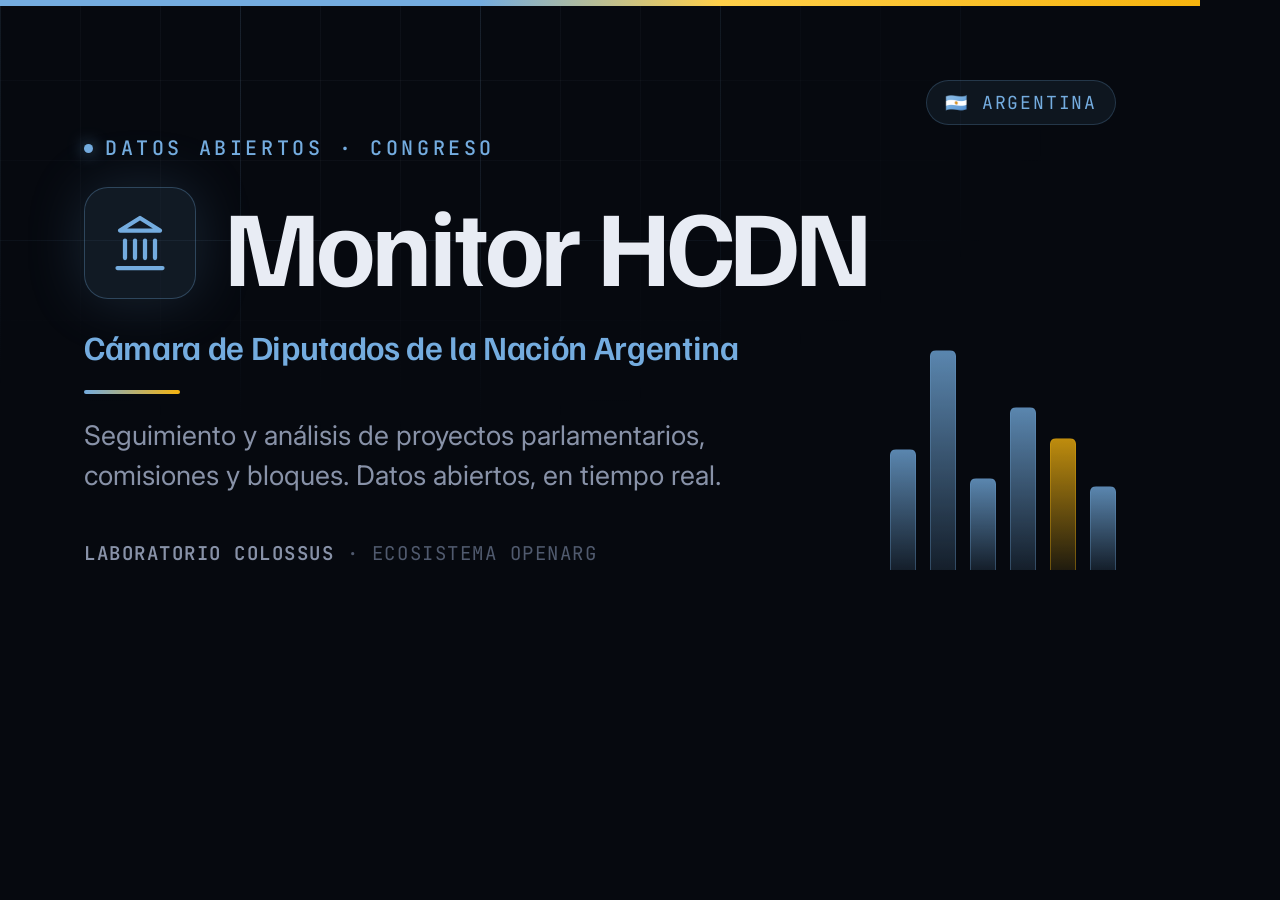
<file: assets/og-source.html>
<!DOCTYPE html>
<html lang="es">
<head>
<meta charset="UTF-8">
<link rel="preconnect" href="https://fonts.googleapis.com">
<link rel="preconnect" href="https://fonts.gstatic.com" crossorigin>
<link href="https://fonts.googleapis.com/css2?family=Familjen+Grotesk:wght@500;600;700&family=Inter:wght@400;500;600&family=JetBrains+Mono:wght@500;600&display=swap" rel="stylesheet">
<style>
  * { margin: 0; padding: 0; box-sizing: border-box; }
  html, body { width: 1200px; height: 630px; }
  body {
    position: relative;
    overflow: hidden;
    background: #06090F;
    font-family: 'Inter', sans-serif;
    color: #E8ECF4;
  }
  /* Architectural grid */
  .grid {
    position: absolute; inset: 0;
    background-image:
      linear-gradient(rgba(116,172,223,0.10) 1px, transparent 1px),
      linear-gradient(90deg, rgba(116,172,223,0.10) 1px, transparent 1px),
      linear-gradient(rgba(136,146,168,0.06) 1px, transparent 1px),
      linear-gradient(90deg, rgba(136,146,168,0.06) 1px, transparent 1px);
    background-size: 240px 240px, 240px 240px, 80px 80px, 80px 80px;
    -webkit-mask-image: radial-gradient(ellipse 80% 90% at 30% 0%, #000 20%, transparent 78%);
            mask-image: radial-gradient(ellipse 80% 90% at 30% 0%, #000 20%, transparent 78%);
  }
  .vignette {
    position: absolute; inset: 0;
    background: radial-gradient(ellipse 120% 90% at 30% 10%, transparent 45%, #06090F 100%);
  }
  /* Top flag accent */
  .topbar {
    position: absolute; top: 0; left: 0; right: 0; height: 6px;
    background: linear-gradient(90deg, #74ACDF 0%, #74ACDF 40%, #FFD04A 60%, #F6B40E 100%);
  }
  .content {
    position: absolute; inset: 0;
    padding: 80px 84px;
    display: flex; flex-direction: column; justify-content: center;
  }
  .eyebrow {
    display: inline-flex; align-items: center; gap: 12px;
    font-family: 'JetBrains Mono', monospace;
    font-size: 20px; font-weight: 500;
    letter-spacing: 0.18em; text-transform: uppercase;
    color: #74ACDF;
    margin-bottom: 26px;
  }
  .eyebrow .dot { width: 9px; height: 9px; border-radius: 50%; background: #74ACDF; box-shadow: 0 0 16px rgba(116,172,223,0.8); }
  .brandrow { display: flex; align-items: center; gap: 28px; margin-bottom: 26px; }
  .logo {
    width: 112px; height: 112px; flex-shrink: 0;
    border-radius: 24px;
    background: rgba(116,172,223,0.10);
    border: 1px solid rgba(116,172,223,0.30);
    display: flex; align-items: center; justify-content: center;
    color: #74ACDF;
    box-shadow: 0 0 60px rgba(116,172,223,0.18);
  }
  .logo svg { width: 60px; height: 60px; }
  h1 {
    font-family: 'Familjen Grotesk', sans-serif;
    font-size: 108px; font-weight: 700;
    letter-spacing: -0.035em; line-height: 0.95;
    color: #E8ECF4;
  }
  .subtitle {
    font-family: 'Familjen Grotesk', sans-serif;
    font-size: 34px; font-weight: 600;
    color: #74ACDF; letter-spacing: -0.01em;
    margin-bottom: 22px;
  }
  .divider { width: 96px; height: 4px; border-radius: 2px; background: linear-gradient(90deg, #74ACDF, #F6B40E); margin-bottom: 22px; }
  .lead {
    font-size: 27px; line-height: 1.45; color: #8892A8; max-width: 760px; font-weight: 400;
  }
  /* Footer */
  .footer {
    position: absolute; left: 84px; bottom: 64px;
    font-family: 'JetBrains Mono', monospace;
    font-size: 19px; letter-spacing: 0.08em; text-transform: uppercase;
    color: #505A6E;
  }
  .footer b { color: #8892A8; font-weight: 600; }
  /* Data motif (right) */
  .bars {
    position: absolute; right: 84px; bottom: 60px;
    display: flex; align-items: flex-end; gap: 14px; height: 220px;
    opacity: 0.9;
  }
  .bars span {
    width: 26px; border-radius: 6px 6px 0 0;
    background: linear-gradient(180deg, rgba(116,172,223,0.85), rgba(116,172,223,0.15));
    border: 1px solid rgba(116,172,223,0.35); border-bottom: none;
  }
  .bars span.sol { background: linear-gradient(180deg, rgba(246,180,14,0.85), rgba(246,180,14,0.12)); border-color: rgba(246,180,14,0.4); }
  .badge {
    position: absolute; right: 84px; top: 80px;
    font-family: 'JetBrains Mono', monospace;
    font-size: 18px; letter-spacing: 0.1em; text-transform: uppercase;
    color: #74ACDF;
    padding: 10px 18px; border-radius: 999px;
    background: rgba(116,172,223,0.08); border: 1px solid rgba(116,172,223,0.22);
  }
</style>
</head>
<body>
  <div class="grid"></div>
  <div class="vignette"></div>
  <div class="topbar"></div>

  <div class="badge">🇦🇷 Argentina</div>

  <div class="bars">
    <span style="height:55%"></span>
    <span style="height:100%"></span>
    <span style="height:42%"></span>
    <span style="height:74%"></span>
    <span class="sol" style="height:60%"></span>
    <span style="height:38%"></span>
  </div>

  <div class="content">
    <div class="eyebrow"><span class="dot"></span>Datos Abiertos · Congreso</div>
    <div class="brandrow">
      <div class="logo">
        <svg viewBox="0 0 24 24" fill="none" stroke="currentColor" stroke-width="1.7" stroke-linecap="round" stroke-linejoin="round"><line x1="3" y1="22" x2="21" y2="22"/><line x1="6" y1="18" x2="6" y2="11"/><line x1="10" y1="18" x2="10" y2="11"/><line x1="14" y1="18" x2="14" y2="11"/><line x1="18" y1="18" x2="18" y2="11"/><polygon points="12 2 20 7 4 7"/></svg>
      </div>
      <h1>Monitor HCDN</h1>
    </div>
    <div class="subtitle">Cámara de Diputados de la Nación Argentina</div>
    <div class="divider"></div>
    <div class="lead">Seguimiento y análisis de proyectos parlamentarios, comisiones y bloques. Datos abiertos, en tiempo real.</div>
  </div>

  <div class="footer"><b>Laboratorio Colossus</b> · Ecosistema OpenArg</div>
</body>
</html>
</file>
<file: css/styles.css>
/* ╔══════════════════════════════════════════════════════════════════╗
   ║  Monitor HCDN — Design System Institucional                    ║
   ║  Honorable Cámara de Diputados de la Nación Argentina          ║
   ╚══════════════════════════════════════════════════════════════════╝ */

@import url('https://fonts.googleapis.com/css2?family=Familjen+Grotesk:wght@400;500;600;700&family=Inter:wght@300;400;500;600;700;800&family=JetBrains+Mono:wght@400;500;600;700&display=swap');

/* ── Tokens (OpenArg design system) ────────────────────────────── */
:root {
  /* OpenArg palette — Argentina (celeste + sol) */
  --celeste: #74ACDF;
  --celeste-bright: #93C5F8;
  --celeste-muted: #5A8FBD;
  --sol: #F6B40E;
  --sol-bright: #FFD04A;

  /* Surfaces — dark default */
  --bg-primary: #06090F;
  --bg-surface: #0D1117;
  --bg-elevated: #1A2030;
  --bg-hover: #242D42;
  --bg-inset: #080B12;

  /* Text */
  --text-primary: #E8ECF4;
  --text-secondary: #8892A8;
  --text-muted: #505A6E;
  --text-on-dark: #ffffff;
  --text-on-dark-muted: rgba(255,255,255,0.7);

  /* Borders */
  --border-default: rgba(136,146,168,0.12);
  --border-hover: rgba(116,172,223,0.25);
  --border-active: rgba(116,172,223,0.40);

  /* Semantic */
  --success: #34D399;
  --warning: #F59E0B;
  --error: #EF4444;
  --error-light: rgba(239,68,68,0.12);

  /* ── Compat mapping (legacy HCDN tokens → OpenArg) ── */
  --hcdn-blue: var(--celeste);
  --hcdn-blue-dark: var(--bg-surface);
  --hcdn-blue-darker: var(--bg-inset);
  --hcdn-blue-light: var(--celeste-bright);
  --hcdn-accent: var(--celeste);
  --hcdn-accent-hover: var(--celeste-bright);
  --hcdn-accent-light: rgba(116,172,223,0.15);
  --hcdn-red: var(--error);
  --hcdn-red-light: var(--error-light);
  --hcdn-gold: var(--sol);
  --hcdn-gold-light: rgba(246,180,14,0.12);

  /* Surfaces compat */
  --surface-0: var(--bg-primary);
  --surface-1: var(--bg-surface);
  --surface-2: var(--bg-elevated);
  --surface-3: var(--bg-hover);
  --surface-card: var(--bg-surface);
  --surface-nav: var(--bg-surface);
  --surface-hero: linear-gradient(135deg, #06090F 0%, #0D1117 55%, #111A2E 100%);
  --bg-body: var(--bg-primary);
  --text-base: var(--text-primary);
  --text-strong: var(--text-primary);
  --text-accent: var(--celeste);

  /* Borders compat */
  --border-subtle: var(--border-default);
  --border-medium: rgba(136,146,168,0.20);
  --border-accent: var(--border-hover);
  --border: var(--border-default);

  /* Badges — project types (re-tinted for dark) */
  --badge-ley: var(--celeste);
  --badge-ley-bg: rgba(116,172,223,0.12);
  --badge-resolucion: #A78BFA;
  --badge-resolucion-bg: rgba(167,139,250,0.12);
  --badge-declaracion: var(--success);
  --badge-declaracion-bg: rgba(52,211,153,0.12);
  --badge-mensaje: var(--sol);
  --badge-mensaje-bg: rgba(246,180,14,0.12);

  /* Spacing */
  --sp-xs: 4px;
  --sp-sm: 8px;
  --sp-md: 16px;
  --sp-lg: 24px;
  --sp-xl: 32px;
  --sp-2xl: 48px;
  --sp-3xl: 64px;

  /* Radius (OpenArg) */
  --radius-sm: 6px;
  --radius-md: 10px;
  --radius-lg: 14px;
  --radius-xl: 20px;
  --radius-full: 9999px;

  /* Shadows (dark) */
  --shadow-sm: 0 1px 2px rgba(0,0,0,0.15), 0 1px 3px rgba(0,0,0,0.10);
  --shadow-md: 0 2px 4px rgba(0,0,0,0.12), 0 4px 16px rgba(0,0,0,0.16);
  --shadow-lg: 0 4px 8px rgba(0,0,0,0.12), 0 8px 32px rgba(0,0,0,0.20);
  --shadow-card: var(--shadow-sm);

  /* Charts */
  --chart-grid: rgba(116,172,223,0.10);
  --chart-axis: #6B7280;

  /* Fonts */
  --font-display: 'Familjen Grotesk', 'Inter', sans-serif;
  --font-body: 'Inter', -apple-system, sans-serif;
  --font-mono: 'JetBrains Mono', monospace;

  /* Layout */
  --max-width: 1320px;
  --nav-height: 56px;
  --top-bar-height: 32px;
}

/* ── Light theme overrides ─────────────────────────────────────── */
[data-theme="light"] {
  --bg-primary: #E4E6EC;
  --bg-surface: #F5F5F7;
  --bg-elevated: #ECEDF1;
  --bg-hover: #DCDFE6;
  --bg-inset: #E0E3E9;

  --text-primary: #1A1D26;
  --text-secondary: #3D4555;
  --text-muted: #636E85;

  --celeste: #4A8ABF;
  --celeste-bright: #5E9DD4;
  --celeste-muted: #3D7AAD;
  --sol: #D49A00;
  --sol-bright: #E8AD0A;

  --border-default: rgba(0,0,0,0.10);
  --border-hover: rgba(60,120,180,0.30);
  --border-active: rgba(60,120,180,0.45);
  --border-medium: rgba(0,0,0,0.16);

  /* Hero band stays dark in both themes (OpenArg spotlight) */
  --surface-hero: linear-gradient(135deg, #06090F 0%, #0D1117 55%, #111A2E 100%);

  --shadow-sm: 0 1px 2px rgba(0,0,0,0.06), 0 1px 3px rgba(0,0,0,0.05);
  --shadow-md: 0 4px 12px rgba(0,0,0,0.08);
  --shadow-lg: 0 8px 24px rgba(0,0,0,0.10);
  --chart-grid: rgba(74,138,191,0.12);
}

/* ── Reset & Base ──────────────────────────────────────────────── */
*, *::before, *::after {
  margin: 0; padding: 0; box-sizing: border-box;
}

html {
  scroll-behavior: smooth;
  overflow-x: hidden;
}

body {
  font-family: var(--font-body);
  background: var(--bg-primary);
  color: var(--text-primary);
  line-height: 1.6;
  min-height: 100vh;
  -webkit-font-smoothing: antialiased;
  overflow-x: hidden;
}

/* Architectural grid background + radial vignette (OpenArg signature) */
body::before {
  content: '';
  position: fixed;
  inset: 0;
  z-index: -2;
  pointer-events: none;
  background-image:
    linear-gradient(var(--chart-grid) 1px, transparent 1px),
    linear-gradient(90deg, var(--chart-grid) 1px, transparent 1px),
    linear-gradient(var(--border-default) 1px, transparent 1px),
    linear-gradient(90deg, var(--border-default) 1px, transparent 1px);
  background-size: 240px 240px, 240px 240px, 80px 80px, 80px 80px;
  -webkit-mask-image: radial-gradient(ellipse 90% 70% at 50% 0%, #000 25%, transparent 80%);
  mask-image: radial-gradient(ellipse 90% 70% at 50% 0%, #000 25%, transparent 80%);
  opacity: 0.55;
}

body::after {
  content: '';
  position: fixed;
  inset: 0;
  z-index: -1;
  pointer-events: none;
  background: radial-gradient(ellipse 120% 80% at 50% -10%, transparent 50%, var(--bg-primary) 100%);
}

a { color: var(--text-accent); text-decoration: none; transition: color 0.2s; }
a:hover { color: var(--hcdn-accent-hover); text-decoration: underline; }

/* ── Accessibility utilities ───────────────────────────────────── */
.visually-hidden {
  position: absolute !important;
  width: 1px; height: 1px;
  padding: 0; margin: -1px;
  overflow: hidden; clip: rect(0,0,0,0);
  white-space: nowrap; border: 0;
}

.skip-link {
  position: fixed;
  top: -60px; left: var(--sp-md);
  z-index: 2000;
  background: var(--celeste);
  color: #06090F;
  padding: 10px 18px;
  border-radius: var(--radius-sm);
  font-family: var(--font-display);
  font-weight: 700;
  font-size: 13px;
  text-transform: uppercase;
  letter-spacing: 0.5px;
  transition: top 0.2s ease;
}
.skip-link:focus { top: var(--sp-md); text-decoration: none; color: #06090F; outline: none; }

/* Visible keyboard focus rings everywhere */
:focus-visible {
  outline: 2px solid var(--celeste);
  outline-offset: 2px;
  border-radius: var(--radius-sm);
}
a:focus-visible, button:focus-visible,
input:focus-visible, select:focus-visible, textarea:focus-visible {
  outline: 2px solid var(--celeste);
  outline-offset: 2px;
}

/* ── Scrollbar ─────────────────────────────────────────────────── */
::-webkit-scrollbar { width: 6px; }
::-webkit-scrollbar-track { background: var(--surface-3); }
::-webkit-scrollbar-thumb { background: #b8bcc8; border-radius: 3px; }
::-webkit-scrollbar-thumb:hover { background: var(--hcdn-accent); }

/* ── Top Institutional Bar ─────────────────────────────────────── */
.top-bar {
  height: var(--top-bar-height);
  background: var(--bg-inset);
  border-bottom: 1px solid var(--border-default);
  display: flex; align-items: center;
  padding: 0 var(--sp-lg);
  font-size: 11px;
  color: var(--text-muted);
}

.top-bar-inner {
  max-width: var(--max-width);
  width: 100%; margin: 0 auto;
  display: flex; align-items: center;
  justify-content: space-between;
}

.top-bar a {
  color: var(--text-muted);
  text-decoration: none;
  transition: color 0.2s;
  margin-left: 16px;
  font-family: var(--font-display);
  letter-spacing: 0.3px;
  text-transform: uppercase;
  font-size: 10px;
  font-weight: 500;
}

.top-bar a:hover { color: var(--celeste); text-decoration: none; }

/* ── Navigation ────────────────────────────────────────────────── */
.nav {
  position: sticky; top: 0;
  height: var(--nav-height);
  background: var(--bg-surface);
  background: color-mix(in srgb, var(--bg-surface) 85%, transparent);
  backdrop-filter: blur(12px);
  -webkit-backdrop-filter: blur(12px);
  border-bottom: 1px solid var(--border-default);
  z-index: 1000;
  display: flex; align-items: center;
  padding: 0 var(--sp-lg);
}

.nav-inner {
  max-width: var(--max-width);
  width: 100%; margin: 0 auto;
  display: flex; align-items: center;
  justify-content: space-between;
}

.nav-brand {
  display: flex; align-items: center; gap: 10px;
  color: var(--text-primary);
  font-family: var(--font-display);
  font-weight: 700; font-size: 16px;
  letter-spacing: 0.2px;
  text-decoration: none;
}

.nav-brand:hover { color: var(--text-primary); text-decoration: none; }

.nav-brand .icon {
  width: 34px; height: 34px;
  background: rgba(116,172,223,0.12);
  border: 1px solid var(--border-hover);
  color: var(--celeste);
  border-radius: var(--radius-sm);
  display: flex; align-items: center; justify-content: center;
}

.nav-brand .icon svg { width: 20px; height: 20px; display: block; }

.nav-brand .brand-text {
  display: flex; flex-direction: column;
  line-height: 1.1;
}

.nav-brand .brand-sub {
  font-size: 10px; font-weight: 500;
  color: var(--celeste);
  text-transform: uppercase;
  letter-spacing: 1px;
}

.nav-links {
  display: flex; gap: 2px; list-style: none;
  align-items: center;
}

.nav-links a {
  position: relative;
  padding: 8px 12px;
  border-radius: var(--radius-sm);
  color: var(--text-secondary);
  font-family: var(--font-display);
  font-size: 13px; font-weight: 600;
  text-transform: uppercase;
  letter-spacing: 0.5px;
  transition: color 0.2s;
  text-decoration: none;
}

/* Animated underline (OpenArg signature) */
.nav-links a::after {
  content: '';
  position: absolute;
  bottom: 2px; left: 50%;
  width: 0; height: 2px;
  background: var(--celeste);
  border-radius: 2px;
  transform: translateX(-50%);
  transition: width 0.25s cubic-bezier(0.34, 1.56, 0.64, 1);
}

.nav-links a:hover {
  color: var(--text-primary);
  text-decoration: none;
}

.nav-links a:hover::after { width: 35%; background: var(--text-muted); }

.nav-links a.active {
  color: var(--celeste);
}

.nav-links a.active::after {
  width: calc(100% - 24px);
  background: var(--celeste);
  box-shadow: 0 0 8px rgba(116,172,223,0.45);
}

/* Theme toggle button */
.theme-toggle {
  display: inline-flex;
  align-items: center; justify-content: center;
  width: 34px; height: 34px;
  color: var(--text-secondary);
  background: rgba(136,146,168,0.08);
  border: 1px solid var(--border-default);
  border-radius: var(--radius-full);
  cursor: pointer;
  transition: transform 0.2s cubic-bezier(0.34,1.56,0.64,1), color 0.15s, border-color 0.2s;
}

.theme-toggle:hover {
  color: var(--sol);
  border-color: var(--border-hover);
  background: rgba(116,172,223,0.08);
}

.theme-toggle:active { transform: scale(0.88); }
.theme-toggle svg { width: 17px; height: 17px; display: block; }
.theme-toggle .icon-sun { display: none; }
.theme-toggle .icon-moon { display: block; }
[data-theme="light"] .theme-toggle .icon-sun { display: block; }
[data-theme="light"] .theme-toggle .icon-moon { display: none; }

.nav-selector {
  margin-left: 8px;
  display: flex;
  align-items: center;
}

.period-select {
  appearance: none;
  background-color: rgba(255, 255, 255, 0.1);
  color: var(--text-on-dark);
  border: 1px solid rgba(255, 255, 255, 0.2);
  border-radius: 20px;
  padding: 4px 28px 4px 12px;
  font-family: inherit;
  font-size: 13px;
  font-weight: 500;
  cursor: pointer;
  outline: none;
  transition: all 0.2s ease;
  background-image: url('data:image/svg+xml;utf8,<svg xmlns="http://www.w3.org/2000/svg" width="14" height="14" viewBox="0 0 24 24" fill="none" stroke="%23ffffff" stroke-width="2" stroke-linecap="round" stroke-linejoin="round"><path d="M6 9l6 6 6-6"/></svg>');
  background-repeat: no-repeat;
  background-position: right 8px center;
}

.period-select:hover {
  background-color: rgba(255, 255, 255, 0.15);
  border-color: rgba(255, 255, 255, 0.3);
}

.period-select:focus {
  border-color: var(--hcdn-accent);
  box-shadow: 0 0 0 2px var(--hcdn-accent-light);
}

.period-select option {
  background-color: var(--hcdn-blue-dark);
  color: var(--text-on-dark);
}

.nav-alert-badge {
  background: var(--hcdn-red);
  color: white;
  font-size: 10px; font-weight: 700;
  padding: 1px 5px;
  border-radius: var(--radius-full);
  margin-left: 4px;
  animation: pulse-badge 2s infinite;
}

@keyframes pulse-badge {
  0%, 100% { opacity: 1; }
  50% { opacity: 0.7; }
}

/* Mobile nav */
.nav-toggle {
  display: none;
  background: none; border: none; color: var(--text-primary);
  font-size: 24px; cursor: pointer; padding: var(--sp-sm);
}

/* ── Main Container ────────────────────────────────────────────── */
.main {
  max-width: var(--max-width);
  margin: 0 auto;
  padding: var(--sp-xl) var(--sp-lg) var(--sp-3xl);
}

/* ── Page Header ───────────────────────────────────────────────── */
.page-header {
  margin-bottom: var(--sp-xl);
  padding-bottom: var(--sp-md);
  border-bottom: 1px solid var(--border-default);
  position: relative;
}

.page-header::after {
  content: '';
  position: absolute; left: 0; bottom: -1px;
  width: 56px; height: 2px;
  background: linear-gradient(90deg, var(--celeste), transparent);
}

.page-header h1 {
  font-family: var(--font-display);
  font-size: 28px; font-weight: 700;
  color: var(--text-primary);
  letter-spacing: -0.02em;
  display: flex; align-items: center; gap: 10px;
}
.page-header h1 svg { width: 24px; height: 24px; color: var(--celeste); flex-shrink: 0; }

.page-header p {
  color: var(--text-secondary); font-size: 14px;
  margin-top: 4px;
}

/* ── Hero Section ──────────────────────────────────────────────── */
.hero {
  background: var(--surface-hero);
  margin: calc(-1 * var(--sp-xl)) calc(-1 * var(--sp-lg)) var(--sp-xl);
  padding: var(--sp-3xl) var(--sp-lg);
  text-align: center;
  position: relative;
  overflow: hidden;
  border-bottom: 1px solid var(--border-default);
}

.hero::before {
  content: '';
  position: absolute; inset: 0;
  background-image:
    linear-gradient(rgba(116,172,223,0.06) 1px, transparent 1px),
    linear-gradient(90deg, rgba(116,172,223,0.06) 1px, transparent 1px);
  background-size: 64px 64px, 64px 64px;
  -webkit-mask-image: radial-gradient(ellipse 80% 100% at 50% 0%, #000 30%, transparent 75%);
  mask-image: radial-gradient(ellipse 80% 100% at 50% 0%, #000 30%, transparent 75%);
  pointer-events: none;
}

/* Eyebrow badge (celeste pill with pulsing dot) */
.hero-badge {
  display: inline-flex;
  align-items: center; gap: 8px;
  padding: 6px 16px;
  margin-bottom: var(--sp-md);
  border-radius: var(--radius-full);
  font-family: var(--font-mono);
  font-size: 11px; font-weight: 500;
  letter-spacing: 0.12em;
  text-transform: uppercase;
  color: var(--celeste);
  background: rgba(116,172,223,0.08);
  border: 1px solid rgba(116,172,223,0.20);
  position: relative;
}

.hero-badge::before {
  content: '';
  width: 6px; height: 6px;
  border-radius: 50%;
  background: var(--celeste);
  animation: badgePulse 2s ease-in-out infinite;
}

@keyframes badgePulse {
  0%, 100% { opacity: 1; box-shadow: 0 0 0 0 rgba(116,172,223,0.4); }
  50% { opacity: 0.7; box-shadow: 0 0 0 4px rgba(116,172,223,0); }
}

.hero h1 {
  font-family: var(--font-display);
  font-size: clamp(28px, 4.5vw, 46px);
  font-weight: 700;
  color: #E8ECF4;
  letter-spacing: -0.02em;
  line-height: 1.1;
  position: relative;
}

.hero h1 span {
  display: block;
  font-size: clamp(14px, 2vw, 18px);
  font-weight: 400;
  color: var(--celeste);
  letter-spacing: 0.04em;
  margin-top: 10px;
}

.hero p {
  font-size: 15px; color: rgba(232,236,244,0.65);
  max-width: 640px; margin: var(--sp-md) auto 0;
  position: relative;
}

.hero-divider {
  width: 60px; height: 3px;
  background: linear-gradient(90deg, var(--celeste), var(--sol));
  margin: var(--sp-md) auto;
  border-radius: 2px;
}

/* ── KPI Cards ─────────────────────────────────────────────────── */
.kpi-grid {
  display: grid;
  grid-template-columns: repeat(auto-fit, minmax(200px, 1fr));
  gap: var(--sp-md);
  margin-bottom: var(--sp-xl);
}

.kpi-card {
  background: var(--surface-card);
  border: 1px solid var(--border-subtle);
  border-radius: var(--radius-md);
  padding: var(--sp-lg);
  transition: all 0.25s ease;
  position: relative;
  box-shadow: var(--shadow-card);
}

.kpi-card::before {
  content: '';
  position: absolute; top: 0; left: 0;
  width: 3px; height: 100%;
  background: var(--celeste);
  border-radius: var(--radius-md) 0 0 var(--radius-md);
  opacity: 0.5;
  transition: opacity 0.25s;
}

.kpi-card:hover {
  box-shadow: var(--shadow-md);
  border-color: var(--border-hover);
  transform: translateY(-2px);
}

.kpi-card:hover::before { opacity: 1; }

.kpi-label {
  font-family: var(--font-display);
  font-size: 11px; font-weight: 600;
  text-transform: uppercase; letter-spacing: 0.8px;
  color: var(--text-muted);
  margin-bottom: var(--sp-sm);
}

.kpi-value {
  font-family: var(--font-mono);
  font-size: 34px; font-weight: 700;
  color: var(--celeste);
  line-height: 1;
  font-variant-numeric: tabular-nums;
  letter-spacing: -0.02em;
}

.kpi-sub {
  font-size: 12px; color: var(--text-secondary);
  margin-top: var(--sp-xs);
}

/* ── Cards ─────────────────────────────────────────────────────── */
.card {
  background: var(--surface-card);
  border: 1px solid var(--border-subtle);
  border-radius: var(--radius-md);
  padding: var(--sp-lg);
  box-shadow: var(--shadow-card);
  transition: box-shadow 0.25s;
}

.card:hover { box-shadow: var(--shadow-md); }

.card-header {
  display: flex;
  align-items: center;
  justify-content: space-between;
  margin-bottom: var(--sp-md);
  padding-bottom: var(--sp-sm);
  border-bottom: 1px solid var(--border-subtle);
}

.card-title {
  font-family: var(--font-display);
  font-size: 15px; font-weight: 700;
  color: var(--text-primary);
  letter-spacing: -0.01em;
  display: flex; align-items: center; gap: 8px;
}

.card-title svg { width: 17px; height: 17px; color: var(--celeste); flex-shrink: 0; }

.card-subtitle {
  font-size: 12px; color: var(--text-secondary);
}

/* ── Section Layout ────────────────────────────────────────────── */
.section-title {
  font-family: var(--font-display);
  font-size: 20px; font-weight: 700;
  color: var(--text-primary);
  letter-spacing: -0.01em;
  margin-bottom: var(--sp-md);
  display: flex; align-items: center; gap: var(--sp-sm);
  padding-bottom: var(--sp-sm);
  border-bottom: 1px solid var(--border-default);
}

.section-title .emoji { font-size: 20px; }
.section-title svg { width: 19px; height: 19px; color: var(--celeste); flex-shrink: 0; }

.grid-2 {
  display: grid;
  grid-template-columns: repeat(2, 1fr);
  gap: var(--sp-md);
  margin-bottom: var(--sp-xl);
}

.grid-3 {
  display: grid;
  grid-template-columns: repeat(3, 1fr);
  gap: var(--sp-md);
  margin-bottom: var(--sp-xl);
}

/* ── Badges ────────────────────────────────────────────────────── */
.badge {
  display: inline-flex; align-items: center;
  padding: 3px 10px;
  border-radius: var(--radius-sm);
  font-family: var(--font-display);
  font-size: 11px; font-weight: 700;
  text-transform: uppercase;
  letter-spacing: 0.5px;
}

.badge-ley { color: var(--badge-ley); background: var(--badge-ley-bg); border: 1px solid rgba(37,99,184,0.15); }
.badge-resolucion { color: var(--badge-resolucion); background: var(--badge-resolucion-bg); border: 1px solid rgba(124,58,237,0.12); }
.badge-declaracion { color: var(--badge-declaracion); background: var(--badge-declaracion-bg); border: 1px solid rgba(5,150,105,0.12); }
.badge-mensaje { color: var(--badge-mensaje); background: var(--badge-mensaje-bg); border: 1px solid rgba(217,119,6,0.12); }

/* ── Project List ──────────────────────────────────────────────── */
.project-list {
  display: flex; flex-direction: column; gap: 1px;
  background: var(--border-subtle);
  border: 1px solid var(--border-subtle);
  border-radius: var(--radius-md);
  overflow: hidden;
}

.project-item {
  display: grid;
  grid-template-columns: 100px 1fr auto;
  gap: var(--sp-md);
  align-items: start;
  padding: var(--sp-md) var(--sp-lg);
  background: var(--surface-card);
  cursor: pointer;
  transition: background 0.15s;
}

.project-item:hover {
  background: var(--bg-elevated);
  box-shadow: inset 3px 0 0 var(--celeste);
}

.project-item .badge { white-space: nowrap; margin-top: 2px; }

.project-title {
  font-size: 13px; font-weight: 500;
  color: var(--text-primary);
  line-height: 1.45;
  display: -webkit-box; -webkit-line-clamp: 2; line-clamp: 2;
  -webkit-box-orient: vertical; overflow: hidden;
}

.project-meta {
  font-size: 12px; color: var(--text-muted);
  margin-top: 4px;
  display: flex; gap: var(--sp-md); flex-wrap: wrap;
}

.project-meta span { display: flex; align-items: center; gap: 5px; }

/* Inline icon helper */
.i-ico { display: inline-flex; align-items: center; justify-content: center; color: var(--text-muted); flex-shrink: 0; }
.i-ico svg { width: 13px; height: 13px; display: block; }
.project-meta .i-ico { color: var(--celeste-muted); }

.project-date {
  font-size: 12px; color: var(--text-muted);
  white-space: nowrap;
  font-family: 'JetBrains Mono', monospace;
}

/* ── Filters Bar ───────────────────────────────────────────────── */
.filters-bar {
  background: var(--surface-card);
  border: 1px solid var(--border-subtle);
  border-radius: var(--radius-md);
  padding: var(--sp-md) var(--sp-lg);
  margin-bottom: var(--sp-lg);
  display: flex; flex-wrap: wrap;
  gap: var(--sp-sm);
  align-items: center;
  box-shadow: var(--shadow-sm);
}

.search-input {
  flex: 1; min-width: 250px;
  background: var(--surface-2);
  border: 1px solid var(--border-subtle);
  border-radius: var(--radius-sm);
  padding: 10px 16px 10px 38px;
  color: var(--text-primary);
  font-size: 14px; font-family: inherit;
  transition: all 0.2s;
  outline: none;
}

.search-input:focus {
  border-color: var(--hcdn-accent);
  box-shadow: 0 0 0 3px var(--hcdn-accent-light);
}

.search-input::placeholder { color: var(--text-muted); }

.search-wrapper {
  position: relative; flex: 1; min-width: 250px;
}

.search-wrapper::before {
  content: '';
  position: absolute; left: 13px; top: 50%;
  transform: translateY(-50%);
  width: 15px; height: 15px;
  pointer-events: none;
  background: var(--text-muted);
  -webkit-mask: url("data:image/svg+xml,%3Csvg xmlns='http://www.w3.org/2000/svg' viewBox='0 0 24 24' fill='none' stroke='%23000' stroke-width='2' stroke-linecap='round' stroke-linejoin='round'%3E%3Ccircle cx='11' cy='11' r='8'/%3E%3Cline x1='21' y1='21' x2='16.65' y2='16.65'/%3E%3C/svg%3E") center/contain no-repeat;
  mask: url("data:image/svg+xml,%3Csvg xmlns='http://www.w3.org/2000/svg' viewBox='0 0 24 24' fill='none' stroke='%23000' stroke-width='2' stroke-linecap='round' stroke-linejoin='round'%3E%3Ccircle cx='11' cy='11' r='8'/%3E%3Cline x1='21' y1='21' x2='16.65' y2='16.65'/%3E%3C/svg%3E") center/contain no-repeat;
}

.filter-select {
  background: var(--surface-2);
  border: 1px solid var(--border-subtle);
  border-radius: var(--radius-sm);
  padding: 10px 14px;
  color: var(--text-primary);
  font-size: 13px; font-family: inherit;
  cursor: pointer;
  outline: none;
  transition: border-color 0.2s;
  max-width: 220px;
}

.filter-select:focus { border-color: var(--hcdn-accent); }

.filter-count {
  font-size: 13px; color: var(--text-muted);
  font-family: 'JetBrains Mono', monospace;
  white-space: nowrap;
}

/* ── Pagination ────────────────────────────────────────────────── */
.pagination {
  display: flex; align-items: center; justify-content: center;
  gap: var(--sp-sm);
  margin-top: var(--sp-xl);
}

.pagination button {
  background: var(--surface-card);
  border: 1px solid var(--border-subtle);
  border-radius: var(--radius-sm);
  padding: var(--sp-sm) var(--sp-md);
  color: var(--text-secondary);
  font-size: 13px; font-family: inherit;
  cursor: pointer; transition: all 0.2s;
}

.pagination button:hover:not(:disabled) {
  border-color: var(--hcdn-accent);
  color: var(--text-primary);
}

.pagination button:disabled { opacity: 0.3; cursor: not-allowed; }
.pagination button.active {
  background: var(--celeste);
  border-color: var(--celeste);
  color: #06090F;
  font-weight: 700;
}

.pagination .page-info {
  font-size: 13px; color: var(--text-muted);
  font-family: 'JetBrains Mono', monospace;
}

/* ── Timeline (project detail) ─────────────────────────────────── */
.timeline {
  position: relative;
  padding-left: 28px;
}

.timeline::before {
  content: '';
  position: absolute; left: 8px; top: 0; bottom: 0;
  width: 2px;
  background: var(--hcdn-blue);
  opacity: 0.2;
  border-radius: 1px;
}

.timeline-item {
  position: relative;
  padding: var(--sp-sm) 0 var(--sp-lg);
}

.timeline-item::before {
  content: '';
  position: absolute; left: -24px; top: 12px;
  width: 10px; height: 10px;
  border-radius: 50%;
  background: var(--bg-surface);
  border: 2px solid var(--celeste);
}

.timeline-item:first-child::before {
  background: var(--hcdn-accent);
  box-shadow: 0 0 0 3px var(--hcdn-accent-light);
}

.timeline-date {
  font-size: 12px; color: var(--text-muted);
  font-family: 'JetBrains Mono', monospace;
  margin-bottom: 2px;
}

.timeline-text {
  font-size: 14px; color: var(--text-primary);
}

/* ── Ranking List ──────────────────────────────────────────────── */
.ranking-list {
  display: flex; flex-direction: column; gap: 1px;
  background: var(--border-subtle);
  border: 1px solid var(--border-subtle);
  border-radius: var(--radius-md);
  overflow: hidden;
}

.ranking-item {
  display: flex; align-items: center; gap: var(--sp-md);
  padding: 10px var(--sp-md);
  background: var(--surface-card);
  cursor: pointer;
  transition: background 0.15s;
}

.ranking-item:hover {
  background: var(--bg-elevated);
  box-shadow: inset 3px 0 0 var(--celeste);
}

.ranking-pos {
  font-family: var(--font-display);
  font-size: 14px; font-weight: 700;
  color: var(--text-muted);
  width: 28px; text-align: center;
}

.ranking-item:nth-child(1) .ranking-pos { color: var(--hcdn-gold); }
.ranking-item:nth-child(2) .ranking-pos { color: #8a8e9a; }
.ranking-item:nth-child(3) .ranking-pos { color: #a0704a; }

.ranking-name {
  flex: 1;
  font-family: var(--font-display);
  font-size: 13px; font-weight: 500;
  color: var(--text-primary);
}

.ranking-bar-wrapper {
  flex: 1; height: 6px;
  background: var(--surface-3);
  border-radius: 3px;
  overflow: hidden;
}

.ranking-bar {
  height: 100%;
  background: linear-gradient(90deg, var(--celeste-muted), var(--celeste));
  border-radius: 3px;
  transition: width 0.6s ease;
}

.ranking-value {
  font-family: 'JetBrains Mono', monospace;
  font-size: 13px; font-weight: 500;
  color: var(--hcdn-blue);
  min-width: 40px; text-align: right;
}

/* ── Charts Container ──────────────────────────────────────────── */
.chart-container {
  position: relative;
  width: 100%;
}

.chart-container canvas { width: 100% !important; }

/* ── Alerts ────────────────────────────────────────────────────── */
.alert-config {
  background: var(--surface-card);
  border: 1px solid var(--border-subtle);
  border-radius: var(--radius-md);
  padding: var(--sp-lg);
  margin-bottom: var(--sp-lg);
  box-shadow: var(--shadow-card);
}

.alert-form {
  display: flex; gap: var(--sp-sm); flex-wrap: wrap;
  align-items: flex-end;
}

.alert-form label {
  font-family: var(--font-display);
  font-size: 11px; font-weight: 600;
  color: var(--text-muted);
  text-transform: uppercase;
  letter-spacing: 0.5px;
  display: block; margin-bottom: 4px;
}

.alert-form input, .alert-form select {
  background: var(--surface-2);
  border: 1px solid var(--border-subtle);
  border-radius: var(--radius-sm);
  padding: 10px 14px;
  color: var(--text-primary);
  font-size: 13px; font-family: inherit;
  outline: none;
  transition: border-color 0.2s;
}

.alert-form input:focus, .alert-form select:focus {
  border-color: var(--hcdn-accent);
}

.btn-primary {
  background: linear-gradient(135deg, var(--celeste) 0%, var(--celeste-bright) 100%);
  color: #06090F;
  border: none;
  border-radius: var(--radius-md);
  padding: 10px 20px;
  font-family: var(--font-display);
  font-size: 13px; font-weight: 700;
  text-transform: uppercase;
  letter-spacing: 0.5px;
  cursor: pointer;
  box-shadow: 0 2px 12px rgba(116,172,223,0.20);
  transition: background 0.2s, transform 0.15s, box-shadow 0.3s cubic-bezier(0.4,0,0.2,1);
}

.btn-primary:hover {
  background: linear-gradient(135deg, var(--celeste-bright) 0%, #a9d4fd 100%);
  transform: translateY(-2px);
  box-shadow: 0 4px 16px rgba(116,172,223,0.30);
}

.btn-primary:active { transform: translateY(1px) scale(0.97); }

.btn-ghost {
  background: rgba(136,146,168,0.06);
  color: var(--text-secondary);
  border: 1px solid var(--border-default);
  border-radius: var(--radius-md);
  padding: 10px 20px;
  font-family: var(--font-display);
  font-size: 13px; font-weight: 600;
  text-transform: uppercase;
  letter-spacing: 0.3px;
  cursor: pointer;
  transition: color 0.2s, border-color 0.25s, background 0.2s, transform 0.15s;
}

.btn-ghost:hover {
  border-color: var(--border-hover);
  background: rgba(116,172,223,0.06);
  color: var(--celeste);
  transform: translateY(-1px);
}

.btn-sm { padding: 6px 12px; font-size: 12px; }

.btn-danger {
  background: var(--error-light);
  color: var(--error);
  border: 1px solid rgba(239,68,68,0.25);
  border-radius: var(--radius-sm);
  padding: 4px 10px;
  font-size: 12px; font-family: inherit;
  cursor: pointer;
  transition: all 0.2s;
}

.btn-danger:hover { background: rgba(239,68,68,0.20); }

/* Alert tags */
.alert-tags {
  display: flex; flex-wrap: wrap; gap: var(--sp-sm);
  margin-top: var(--sp-md);
}

.alert-tag {
  display: inline-flex; align-items: center; gap: 6px;
  padding: 5px 12px;
  background: var(--surface-3);
  border: 1px solid var(--border-subtle);
  border-radius: var(--radius-full);
  font-size: 12px; color: var(--text-secondary);
}

.alert-tag .remove {
  cursor: pointer; color: var(--text-muted);
  transition: color 0.2s;
}

.alert-tag .remove:hover { color: var(--hcdn-red); }

/* ── Detail Header ─────────────────────────────────────────────── */
.detail-header {
  background: var(--surface-card);
  border: 1px solid var(--border-subtle);
  border-radius: var(--radius-md);
  padding: var(--sp-xl);
  margin-bottom: var(--sp-lg);
  box-shadow: var(--shadow-card);
  border-top: 4px solid var(--hcdn-blue);
}

.detail-header h1 {
  font-family: var(--font-display);
  font-size: 20px; font-weight: 700;
  color: var(--text-primary);
  line-height: 1.4;
  margin-bottom: var(--sp-md);
}

.detail-meta {
  display: flex; flex-wrap: wrap; gap: var(--sp-lg);
}

.detail-meta-item { display: flex; flex-direction: column; }

.detail-meta-label {
  font-family: var(--font-display);
  font-size: 10px; font-weight: 700;
  text-transform: uppercase; letter-spacing: 0.8px;
  color: var(--text-muted);
  margin-bottom: 2px;
}

.detail-meta-value {
  font-size: 14px; color: var(--text-primary); font-weight: 500;
}

/* ── Commission chips ──────────────────────────────────────────── */
.com-chips {
  display: flex; flex-wrap: wrap; gap: var(--sp-sm);
}

.com-chip {
  display: inline-flex; align-items: center; gap: 6px;
  padding: 6px 14px;
  background: var(--hcdn-accent-light);
  border: 1px solid var(--border-accent);
  border-radius: var(--radius-sm);
  font-family: var(--font-display);
  font-size: 12px; font-weight: 600;
  color: var(--hcdn-blue);
}

.com-chip .order {
  background: var(--celeste);
  color: #06090F;
  width: 18px; height: 18px;
  border-radius: 50%;
  display: flex; align-items: center; justify-content: center;
  font-size: 10px; font-weight: 700;
}

/* ── Back button ───────────────────────────────────────────────── */
.back-link {
  display: inline-flex; align-items: center; gap: 6px;
  color: var(--text-secondary);
  font-family: var(--font-display);
  font-size: 13px; font-weight: 600;
  text-transform: uppercase;
  letter-spacing: 0.3px;
  margin-bottom: var(--sp-md);
  transition: color 0.2s;
}

.back-link:hover { color: var(--hcdn-accent); text-decoration: none; }

/* ── Empty / Error State ───────────────────────────────────────── */
.empty-state {
  display: flex; flex-direction: column; align-items: center;
  text-align: center;
  padding: var(--sp-3xl) var(--sp-lg);
  color: var(--text-secondary);
  gap: var(--sp-sm);
}

.empty-state .emoji { font-size: 44px; margin-bottom: var(--sp-xs); line-height: 1; }

.empty-state .empty-icon {
  width: 56px; height: 56px;
  display: flex; align-items: center; justify-content: center;
  margin-bottom: var(--sp-sm);
  border-radius: var(--radius-lg);
  background: rgba(116,172,223,0.08);
  border: 1px solid var(--border-hover);
  color: var(--celeste);
}
.empty-state.is-error .empty-icon {
  background: var(--error-light);
  border-color: rgba(239,68,68,0.30);
  color: var(--error);
}
.empty-state .empty-icon svg { width: 26px; height: 26px; }

.empty-state .empty-title {
  font-family: var(--font-display);
  font-size: 18px; font-weight: 700;
  color: var(--text-primary);
  letter-spacing: -0.01em;
}
.empty-state p { font-size: 14px; max-width: 420px; }
.empty-state .empty-action { margin-top: var(--sp-sm); }

/* ── Loading + Skeletons ───────────────────────────────────────── */
.loading {
  display: flex; align-items: center; justify-content: center;
  gap: var(--sp-sm);
  padding: var(--sp-3xl);
  color: var(--text-secondary);
}

.loading-spinner {
  width: 20px; height: 20px;
  border: 2px solid var(--border-default);
  border-top-color: var(--celeste);
  border-radius: 50%;
  animation: spin 0.8s linear infinite;
}

@keyframes spin { to { transform: rotate(360deg); } }

.skeleton {
  position: relative;
  overflow: hidden;
  background: var(--bg-elevated);
  border-radius: var(--radius-sm);
}
.skeleton::after {
  content: '';
  position: absolute; inset: 0;
  transform: translateX(-100%);
  background: linear-gradient(90deg, transparent, rgba(116,172,223,0.12), transparent);
  animation: skeletonSweep 1.4s ease-in-out infinite;
}
@keyframes skeletonSweep { 100% { transform: translateX(100%); } }

.skeleton-line { height: 12px; margin: 8px 0; }
.skeleton-line.sk-sm { width: 40%; }
.skeleton-line.sk-md { width: 70%; }
.skeleton-line.sk-lg { width: 90%; }

.skeleton-list {
  display: flex; flex-direction: column; gap: 1px;
  background: var(--border-default);
  border: 1px solid var(--border-default);
  border-radius: var(--radius-md);
  overflow: hidden;
}
.skeleton-row {
  height: 56px;
  background: var(--bg-surface);
  position: relative; overflow: hidden;
}
.skeleton-row::after {
  content: '';
  position: absolute; inset: 0;
  transform: translateX(-100%);
  background: linear-gradient(90deg, transparent, rgba(116,172,223,0.10), transparent);
  animation: skeletonSweep 1.4s ease-in-out infinite;
}
.skeleton-chart {
  height: 260px; border-radius: var(--radius-md);
}

/* ── Footer ────────────────────────────────────────────────────── */
.footer {
  background: var(--bg-surface);
  border-top: 1px solid var(--border-default);
  text-align: center;
  padding: var(--sp-xl) var(--sp-lg);
  color: var(--text-secondary);
  font-size: 12px;
  font-family: var(--font-display);
  letter-spacing: 0.3px;
}

.footer a { color: var(--celeste); }
.footer a:hover { color: var(--celeste-bright); text-decoration: none; }

/* ── Responsive ────────────────────────────────────────────────── */

/* Safe area support for notch devices */
@supports (padding: env(safe-area-inset-top)) {
  .top-bar { padding-top: env(safe-area-inset-top); }
  .footer { padding-bottom: calc(var(--sp-xl) + env(safe-area-inset-bottom)); }
}

/* Smooth mobile scrolling */
html {
  overscroll-behavior-y: contain;
  -webkit-overflow-scrolling: touch;
}

/* ── Tablet (1024px) ───────────────────────────────────────────── */
@media (max-width: 1024px) {
  .main { padding: var(--sp-lg) var(--sp-md) var(--sp-2xl); }
  .grid-3 { grid-template-columns: repeat(2, 1fr); }
  .ranking-bar-wrapper { display: none; }
}

/* ── Mobile (768px) ────────────────────────────────────────────── */
@media (max-width: 768px) {
  /* Hide institutional top bar on mobile */
  .top-bar { display: none; }

  /* Mobile nav - slide down drawer */
  .nav-inner { padding: 0 var(--sp-md); }

  .nav-toggle {
    display: flex;
    align-items: center;
    justify-content: center;
    min-width: 48px;
    min-height: 48px;
    font-size: 22px;
  }

  .nav-links {
    display: none;
    position: absolute;
    top: var(--nav-height);
    left: 0; right: 0;
    background: var(--bg-surface);
    border-bottom: 1px solid var(--border-default);
    flex-direction: column;
    align-items: stretch;
    padding: var(--sp-sm) 0;
    box-shadow: var(--shadow-lg);
    z-index: 999;
  }

  .nav-links.open { display: flex; }

  .nav-links a {
    padding: 14px var(--sp-lg);
    min-height: 48px;
    display: flex;
    align-items: center;
    font-size: 14px;
    border-radius: 0;
  }

  .nav-links a::after { display: none; }

  .nav-links a:hover,
  .nav-links a.active {
    background: var(--bg-hover);
  }

  /* Brand */
  .nav-brand .icon { width: 30px; height: 30px; font-size: 16px; }
  .nav-brand .brand-text { font-size: 15px; }
  .nav-brand .brand-sub { font-size: 9px; }

  /* Grids */
  .grid-2, .grid-3 { grid-template-columns: 1fr; }
  .kpi-grid { grid-template-columns: repeat(2, 1fr); gap: var(--sp-sm); }

  /* KPI compact */
  .kpi-card { padding: var(--sp-md); }
  .kpi-value { font-size: 26px; }
  .kpi-label { font-size: 10px; }
  .kpi-sub { font-size: 11px; }

  /* Hero compact */
  .hero {
    margin: calc(-1 * var(--sp-lg)) calc(-1 * var(--sp-md)) var(--sp-md);
    padding: var(--sp-md) var(--sp-md);
  }
  .hero h1 { font-size: 18px; letter-spacing: 0.3px; }
  .hero h1 span { font-size: 11px; margin-top: 4px; }
  .hero p { font-size: 12px; margin-top: var(--sp-xs); }
  .hero-divider { margin: var(--sp-xs) auto; width: 40px; height: 2px; }

  /* Main content */
  .main { padding: var(--sp-lg) var(--sp-sm) var(--sp-2xl); }

  /* Page header */
  .page-header h1 { font-size: 20px; }
  .page-header p { font-size: 13px; }

  /* Cards compact */
  .card { padding: var(--sp-md); }
  .card-title { font-size: 13px; }
  .card-header { margin-bottom: var(--sp-sm); padding-bottom: var(--sp-xs); }

  /* Section titles */
  .section-title { font-size: 15px; }
  .section-title .emoji { font-size: 16px; }

  /* Filters bar - stacked */
  .filters-bar {
    flex-direction: column;
    padding: var(--sp-md);
    gap: var(--sp-sm);
  }
  .search-wrapper { min-width: 100%; }
  .search-input { padding: 12px 16px 12px 38px; font-size: 16px; } /* 16px prevents iOS zoom */
  .filter-select {
    max-width: 100%; width: 100%;
    padding: 12px 14px; font-size: 16px;
    min-height: 48px;
  }
  .filter-count { text-align: center; width: 100%; }

  /* Project list - stacked */
  .project-item {
    grid-template-columns: 1fr;
    gap: var(--sp-xs);
    padding: var(--sp-md);
    min-height: 48px;
  }
  .project-item .badge { align-self: flex-start; justify-self: start; }
  .project-date { order: -1; font-size: 11px; }
  .project-title { font-size: 13px; }
  .project-meta { font-size: 11px; gap: var(--sp-sm); }

  /* Rankings compact */
  .ranking-item { padding: 12px var(--sp-md); min-height: 48px; }
  .ranking-pos { font-size: 13px; width: 24px; }
  .ranking-name { font-size: 12px; }
  .ranking-bar-wrapper { display: none; }
  .ranking-value { font-size: 12px; min-width: 32px; }

  /* Charts */
  .chart-container canvas { height: 220px !important; }

  /* Detail page */
  .detail-header { padding: var(--sp-md); }
  .detail-header h1 { font-size: 16px; }
  .detail-meta { gap: var(--sp-sm); }
  .detail-meta-label { font-size: 9px; }
  .detail-meta-value { font-size: 13px; }

  /* Timeline */
  .timeline { padding-left: 22px; }
  .timeline-item::before { left: -18px; width: 8px; height: 8px; }
  .timeline-text { font-size: 13px; }

  /* Commission chips */
  .com-chips { gap: var(--sp-xs); }
  .com-chip { padding: 5px 10px; font-size: 11px; }
  .com-chip .order { width: 16px; height: 16px; font-size: 9px; }

  /* Alerts form */
  .alert-form {
    flex-direction: column;
  }
  .alert-form > div { width: 100%; }
  .alert-form input,
  .alert-form select {
    width: 100%;
    padding: 12px 14px; font-size: 16px;
    min-height: 48px;
  }
  .btn-primary, .btn-ghost { 
    width: 100%; 
    min-height: 48px; 
    font-size: 14px;
    justify-content: center;
  }

  /* Alert tags */
  .alert-tag { font-size: 11px; padding: 6px 10px; }

  /* Pagination - bigger touch targets */
  .pagination { flex-wrap: wrap; gap: var(--sp-xs); }
  .pagination button { min-width: 44px; min-height: 44px; font-size: 14px; }
  .pagination .page-info { font-size: 12px; width: 100%; text-align: center; order: -1; }

  /* Footer */
  .footer { padding: var(--sp-lg) var(--sp-md); font-size: 11px; }

  /* Back link */
  .back-link { min-height: 48px; display: inline-flex; align-items: center; }
}

/* ── Small phone (480px) ───────────────────────────────────────── */
@media (max-width: 480px) {
  .kpi-grid { grid-template-columns: 1fr; }
  .kpi-card { flex-direction: row; display: flex; align-items: center; justify-content: space-between; }
  .kpi-value { font-size: 28px; }
  .kpi-label { margin-bottom: 0; }
  .kpi-sub { display: none; }

  .hero h1 { font-size: 18px; }
  .hero h1 span { font-size: 11px; letter-spacing: 1px; }

  .detail-meta { flex-direction: column; gap: var(--sp-sm); }

  .ranking-item { gap: var(--sp-sm); }

  .project-meta { flex-direction: column; gap: 2px; }
}

/* ── Animations ────────────────────────────────────────────────── */
@keyframes fadeInUp {
  from { opacity: 0; transform: translateY(12px); }
  to { opacity: 1; transform: translateY(0); }
}

.animate-in {
  animation: fadeInUp 0.35s ease forwards;
  opacity: 0;
}

.animate-in:nth-child(2) { animation-delay: 0.05s; }
.animate-in:nth-child(3) { animation-delay: 0.1s; }
.animate-in:nth-child(4) { animation-delay: 0.15s; }
.animate-in:nth-child(5) { animation-delay: 0.2s; }
.animate-in:nth-child(6) { animation-delay: 0.25s; }

/* ── Period Selector Navbar ────────────────────────────────────────────── */
.period-select {
  padding: 6px 32px 6px 14px;
  border-radius: var(--radius-full);
  background-color: var(--bg-elevated);
  border: 1px solid var(--border-default);
  color: var(--text-primary);
  font-family: var(--font-display);
  font-weight: 600;
  font-size: 13px;
  cursor: pointer;
  transition: all 0.2s cubic-bezier(0.16, 1, 0.3, 1);
  outline: none;
  appearance: none;
  -webkit-appearance: none;
  background-image: url("data:image/svg+xml,%3Csvg xmlns='http://www.w3.org/2000/svg' width='12' height='12' viewBox='0 0 24 24' fill='none' stroke='%2374ACDF' stroke-width='2' stroke-linecap='round' stroke-linejoin='round'%3E%3Cpolyline points='6 9 12 15 18 9'%3E%3C/polyline%3E%3C/svg%3E");
  background-repeat: no-repeat;
  background-position: right 10px center;
}

.period-select:hover {
  border-color: var(--border-hover);
  background-color: var(--bg-hover);
}

.period-select:focus-visible {
  border-color: var(--celeste-muted);
  box-shadow: 0 0 0 3px var(--hcdn-accent-light);
}

.period-select option {
  color: var(--text-primary);
  background: var(--bg-elevated);
}

/* ── Global Search Bar Navbar ──────────────────────────────────────────── */
.global-search-container {
  display: flex;
  align-items: center;
  position: relative;
}

.global-search-input {
  background-color: var(--bg-elevated);
  border: 1px solid var(--border-default);
  border-radius: var(--radius-full);
  padding: 6px 16px 6px 36px;
  color: var(--text-primary);
  font-family: inherit;
  font-size: 13px;
  width: 200px;
  transition: width 0.3s cubic-bezier(0.16, 1, 0.3, 1), border-color 0.2s, box-shadow 0.2s;
  outline: none;
  background-image: url("data:image/svg+xml,%3Csvg xmlns='http://www.w3.org/2000/svg' width='14' height='14' viewBox='0 0 24 24' fill='none' stroke='%238892A8' stroke-width='2' stroke-linecap='round' stroke-linejoin='round'%3E%3Ccircle cx='11' cy='11' r='8'%3E%3C/circle%3E%3Cline x1='21' y1='21' x2='16.65' y2='16.65'%3E%3C/line%3E%3C/svg%3E");
  background-repeat: no-repeat;
  background-position: 12px center;
}

.global-search-input::placeholder {
  color: var(--text-muted);
}

.global-search-input:focus {
  border-color: var(--celeste-muted);
  width: 260px;
  box-shadow: 0 0 0 3px var(--hcdn-accent-light);
}

/* Mobile responsive adjustments for navbar search */
@media (max-width: 900px) {
  .global-search-input {
    width: 140px;
  }
  .global-search-input:focus {
    width: 180px;
  }
}

@media (max-width: 600px) {
  .nav-selector {
    flex-direction: column;
    align-items: stretch !important;
  }
  .global-search-input {
    width: 100%;
  }
  .global-search-input:focus {
    width: 100%;
  }
}

/* ── Reduced motion ────────────────────────────────────────────── */
@media (prefers-reduced-motion: reduce) {
  *, *::before, *::after {
    animation-duration: 0.001ms !important;
    animation-iteration-count: 1 !important;
    transition-duration: 0.001ms !important;
    scroll-behavior: auto !important;
  }
  .animate-in { opacity: 1; }
  body::before { -webkit-mask-image: none; mask-image: none; opacity: 0.3; }
}
</file>
